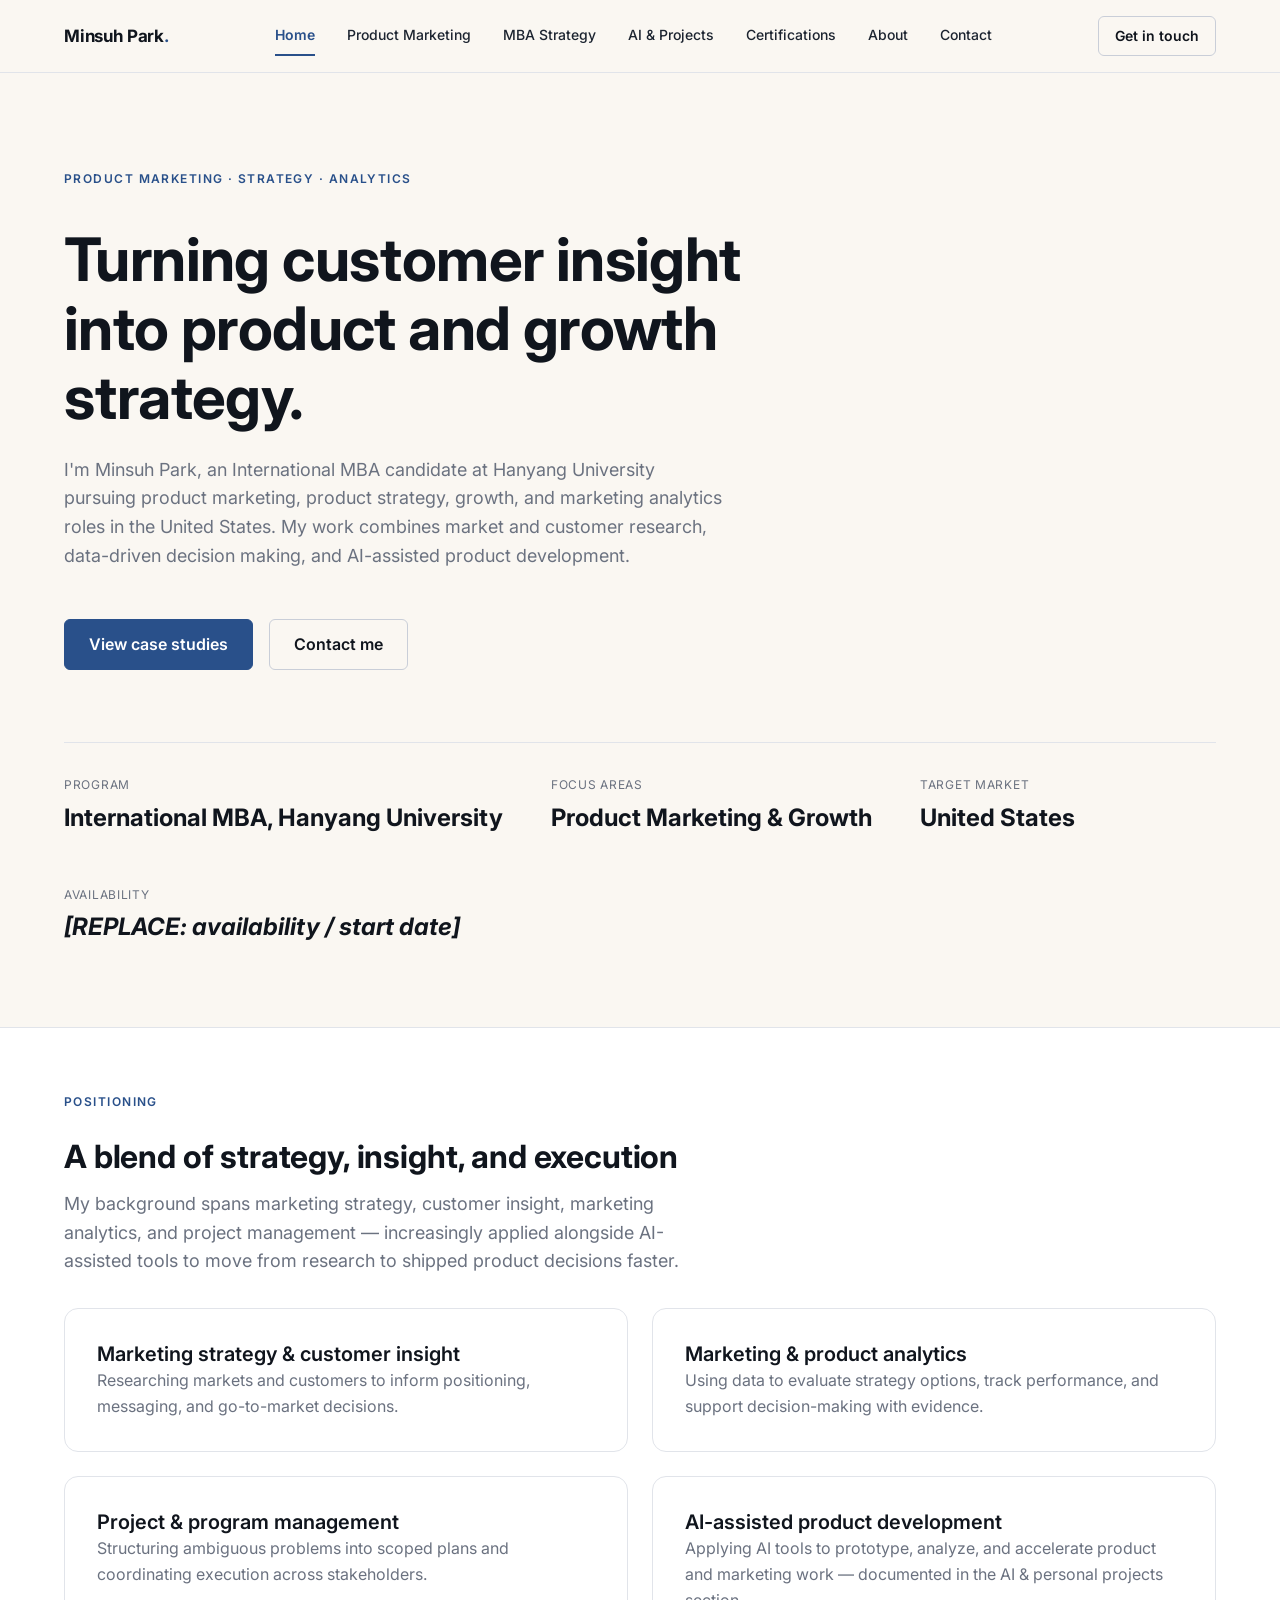
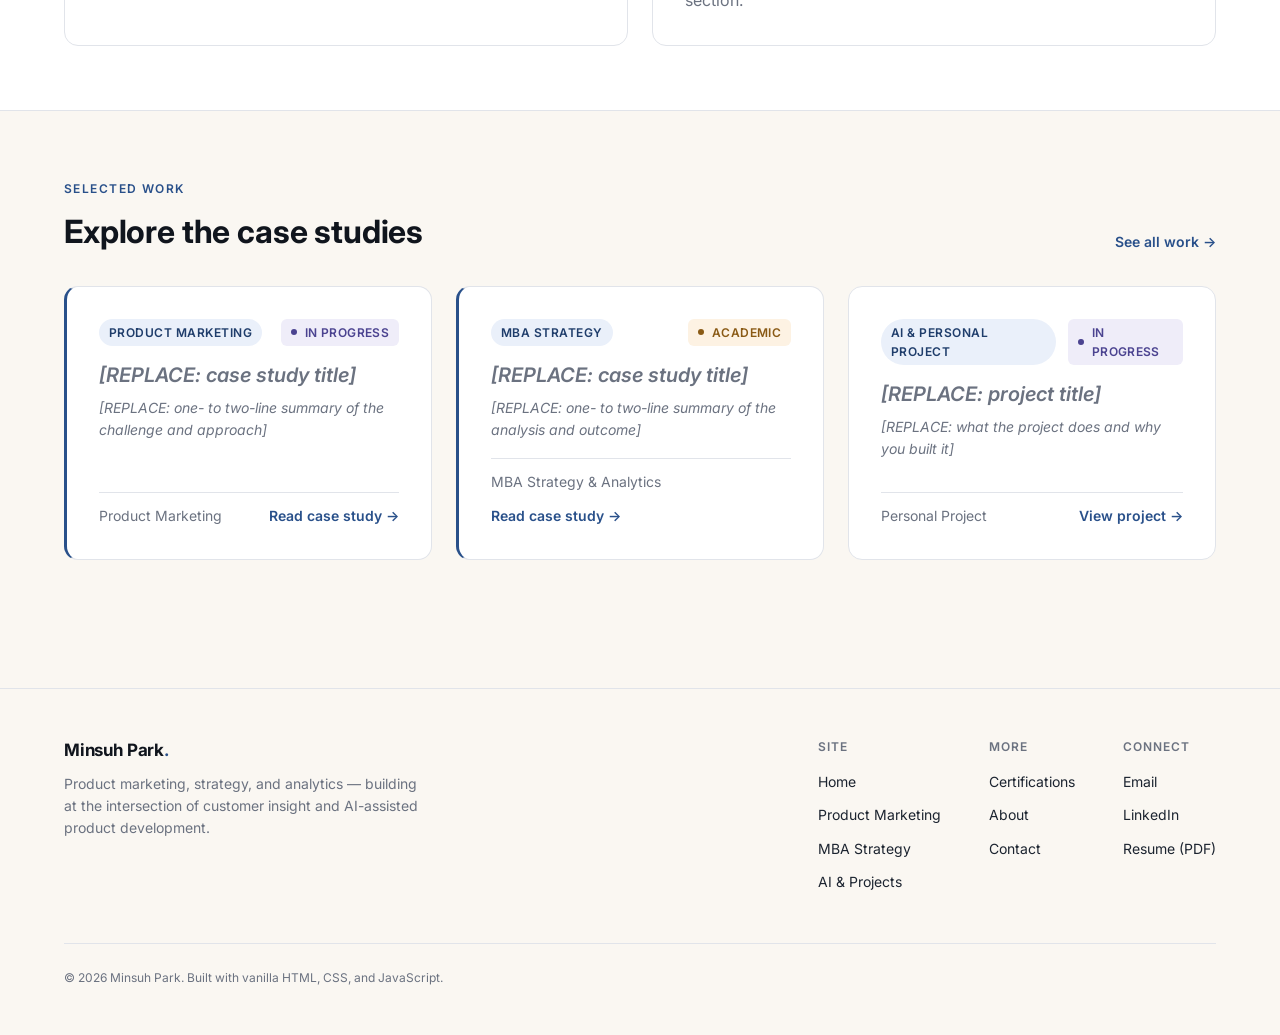
<file: index.html>
<!DOCTYPE html>
<html lang="en">
<head>
  <meta charset="UTF-8" />
  <meta name="viewport" content="width=device-width, initial-scale=1.0" />
  <title>Minsuh Park — Product Marketing &amp; Strategy</title>
  <meta name="description" content="Portfolio of Minsuh Park, International MBA candidate at Hanyang University focused on product marketing, growth, and marketing analytics." />
  <link rel="preconnect" href="https://fonts.googleapis.com" />
  <link rel="preconnect" href="https://fonts.gstatic.com" crossorigin />
  <link href="https://fonts.googleapis.com/css2?family=Inter:wght@400;500;600;700&display=swap" rel="stylesheet" />
  <link rel="stylesheet" href="css/styles.css" />
</head>
<body>
  <a class="skip-link" href="#main-content">Skip to main content</a>

  <header class="site-header">
    <div class="container nav-bar">
      <a href="index.html" class="logo">Minsuh Park<span>.</span></a>

      <nav class="nav-links" id="primary-navigation" aria-label="Primary">
        <a href="index.html" aria-current="page">Home</a>
        <a href="product-marketing.html">Product Marketing</a>
        <a href="mba-strategy.html">MBA Strategy</a>
        <a href="projects.html">AI &amp; Projects</a>
        <a href="certifications.html">Certifications</a>
        <a href="about.html">About</a>
        <a href="contact.html">Contact</a>
      </nav>

      <div class="nav-cta">
        <a href="contact.html" class="btn btn-secondary btn-sm">Get in touch</a>
        <button class="menu-toggle" type="button" aria-expanded="false" aria-controls="primary-navigation" aria-label="Toggle menu">
          <svg width="20" height="20" viewBox="0 0 20 20" fill="none" aria-hidden="true">
            <path d="M2.5 5H17.5M2.5 10H17.5M2.5 15H17.5" stroke="currentColor" stroke-width="1.6" stroke-linecap="round" />
          </svg>
        </button>
      </div>
    </div>
  </header>

  <main id="main-content">
    <!-- Hero -->
    <section class="hero">
      <div class="container hero-grid">
        <p class="eyebrow">Product Marketing &middot; Strategy &middot; Analytics</p>
        <h1 class="hero-headline">Turning customer insight into product and growth strategy.</h1>
        <p class="lede">
          I'm Minsuh Park, an International MBA candidate at Hanyang University pursuing
          product marketing, product strategy, growth, and marketing analytics roles in the
          United States. My work combines market and customer research, data-driven decision
          making, and AI-assisted product development.
        </p>
        <div class="hero-actions btn-row">
          <a href="product-marketing.html" class="btn btn-primary">View case studies</a>
          <a href="contact.html" class="btn btn-secondary">Contact me</a>
        </div>

        <dl class="stat-row">
          <div class="stat-item">
            <dt>Program</dt>
            <dd>International MBA, Hanyang University</dd>
          </div>
          <div class="stat-item">
            <dt>Focus areas</dt>
            <dd>Product Marketing &amp; Growth</dd>
          </div>
          <div class="stat-item">
            <dt>Target market</dt>
            <dd>United States</dd>
          </div>
          <div class="stat-item">
            <dt>Availability</dt>
            <dd class="placeholder">[REPLACE: availability / start date]</dd>
          </div>
        </dl>
      </div>
    </section>

    <!-- Positioning -->
    <section class="section-alt">
      <div class="container">
        <div class="section-header">
          <p class="eyebrow">Positioning</p>
          <h2>A blend of strategy, insight, and execution</h2>
          <p class="lede">
            My background spans marketing strategy, customer insight, marketing analytics, and
            project management &mdash; increasingly applied alongside AI-assisted tools to move from
            research to shipped product decisions faster.
          </p>
        </div>

        <div class="grid grid--2col">
          <div class="card">
            <h3>Marketing strategy &amp; customer insight</h3>
            <p class="body-text muted">
              Researching markets and customers to inform positioning, messaging, and
              go-to-market decisions.
            </p>
          </div>
          <div class="card">
            <h3>Marketing &amp; product analytics</h3>
            <p class="body-text muted">
              Using data to evaluate strategy options, track performance, and support
              decision-making with evidence.
            </p>
          </div>
          <div class="card">
            <h3>Project &amp; program management</h3>
            <p class="body-text muted">
              Structuring ambiguous problems into scoped plans and coordinating execution
              across stakeholders.
            </p>
          </div>
          <div class="card">
            <h3>AI-assisted product development</h3>
            <p class="body-text muted">
              Applying AI tools to prototype, analyze, and accelerate product and marketing
              work &mdash; documented in the AI &amp; personal projects section.
            </p>
          </div>
        </div>
      </div>
    </section>

    <!-- Section previews -->
    <section>
      <div class="container">
        <div class="section-header section-header--row">
          <div>
            <p class="eyebrow">Selected Work</p>
            <h2>Explore the case studies</h2>
          </div>
          <a href="product-marketing.html" class="pill-link">See all work &rarr;</a>
        </div>

        <div class="grid">
          <article class="card case-study-card">
            <div class="card-top">
              <span class="tag">Product Marketing</span>
              <span class="status status-progress">In Progress</span>
            </div>
            <div class="card-body">
              <h3><span class="placeholder">[REPLACE: case study title]</span></h3>
              <p><span class="placeholder">[REPLACE: one- to two-line summary of the challenge and approach]</span></p>
            </div>
            <div class="card-meta">
              <span class="muted" style="font-size: var(--fs-small);">Product Marketing</span>
              <a href="product-marketing.html" class="card-link">Read case study &rarr;</a>
            </div>
          </article>

          <article class="card case-study-card">
            <div class="card-top">
              <span class="tag">MBA Strategy</span>
              <span class="status status-academic">Academic</span>
            </div>
            <div class="card-body">
              <h3><span class="placeholder">[REPLACE: case study title]</span></h3>
              <p><span class="placeholder">[REPLACE: one- to two-line summary of the analysis and outcome]</span></p>
            </div>
            <div class="card-meta">
              <span class="muted" style="font-size: var(--fs-small);">MBA Strategy &amp; Analytics</span>
              <a href="mba-strategy.html" class="card-link">Read case study &rarr;</a>
            </div>
          </article>

          <article class="card project-card">
            <div class="card-top">
              <span class="tag">AI &amp; Personal Project</span>
              <span class="status status-progress">In Progress</span>
            </div>
            <div class="card-body">
              <h3><span class="placeholder">[REPLACE: project title]</span></h3>
              <p><span class="placeholder">[REPLACE: what the project does and why you built it]</span></p>
            </div>
            <div class="card-meta">
              <span class="muted" style="font-size: var(--fs-small);">Personal Project</span>
              <a href="projects.html" class="card-link">View project &rarr;</a>
            </div>
          </article>
        </div>
      </div>
    </section>
  </main>

  <footer class="site-footer">
    <div class="container">
      <div class="footer-grid">
        <div class="footer-brand">
          <div class="logo">Minsuh Park<span>.</span></div>
          <p>Product marketing, strategy, and analytics &mdash; building at the intersection of customer insight and AI-assisted product development.</p>
        </div>
        <div class="footer-links">
          <div class="footer-col">
            <h4>Site</h4>
            <ul>
              <li><a href="index.html">Home</a></li>
              <li><a href="product-marketing.html">Product Marketing</a></li>
              <li><a href="mba-strategy.html">MBA Strategy</a></li>
              <li><a href="projects.html">AI &amp; Projects</a></li>
            </ul>
          </div>
          <div class="footer-col">
            <h4>More</h4>
            <ul>
              <li><a href="certifications.html">Certifications</a></li>
              <li><a href="about.html">About</a></li>
              <li><a href="contact.html">Contact</a></li>
            </ul>
          </div>
          <div class="footer-col">
            <h4>Connect</h4>
            <ul>
              <li><a href="mailto:[REPLACE: email address]">Email</a></li>
              <li><a href="[REPLACE: LinkedIn URL]">LinkedIn</a></li>
              <li><a href="[REPLACE: resume file link]">Resume (PDF)</a></li>
            </ul>
          </div>
        </div>
      </div>
      <div class="footer-bottom">
        <p>&copy; 2026 Minsuh Park. Built with vanilla HTML, CSS, and JavaScript.</p>
      </div>
    </div>
  </footer>

  <script src="js/main.js"></script>
</body>
</html>
</file>
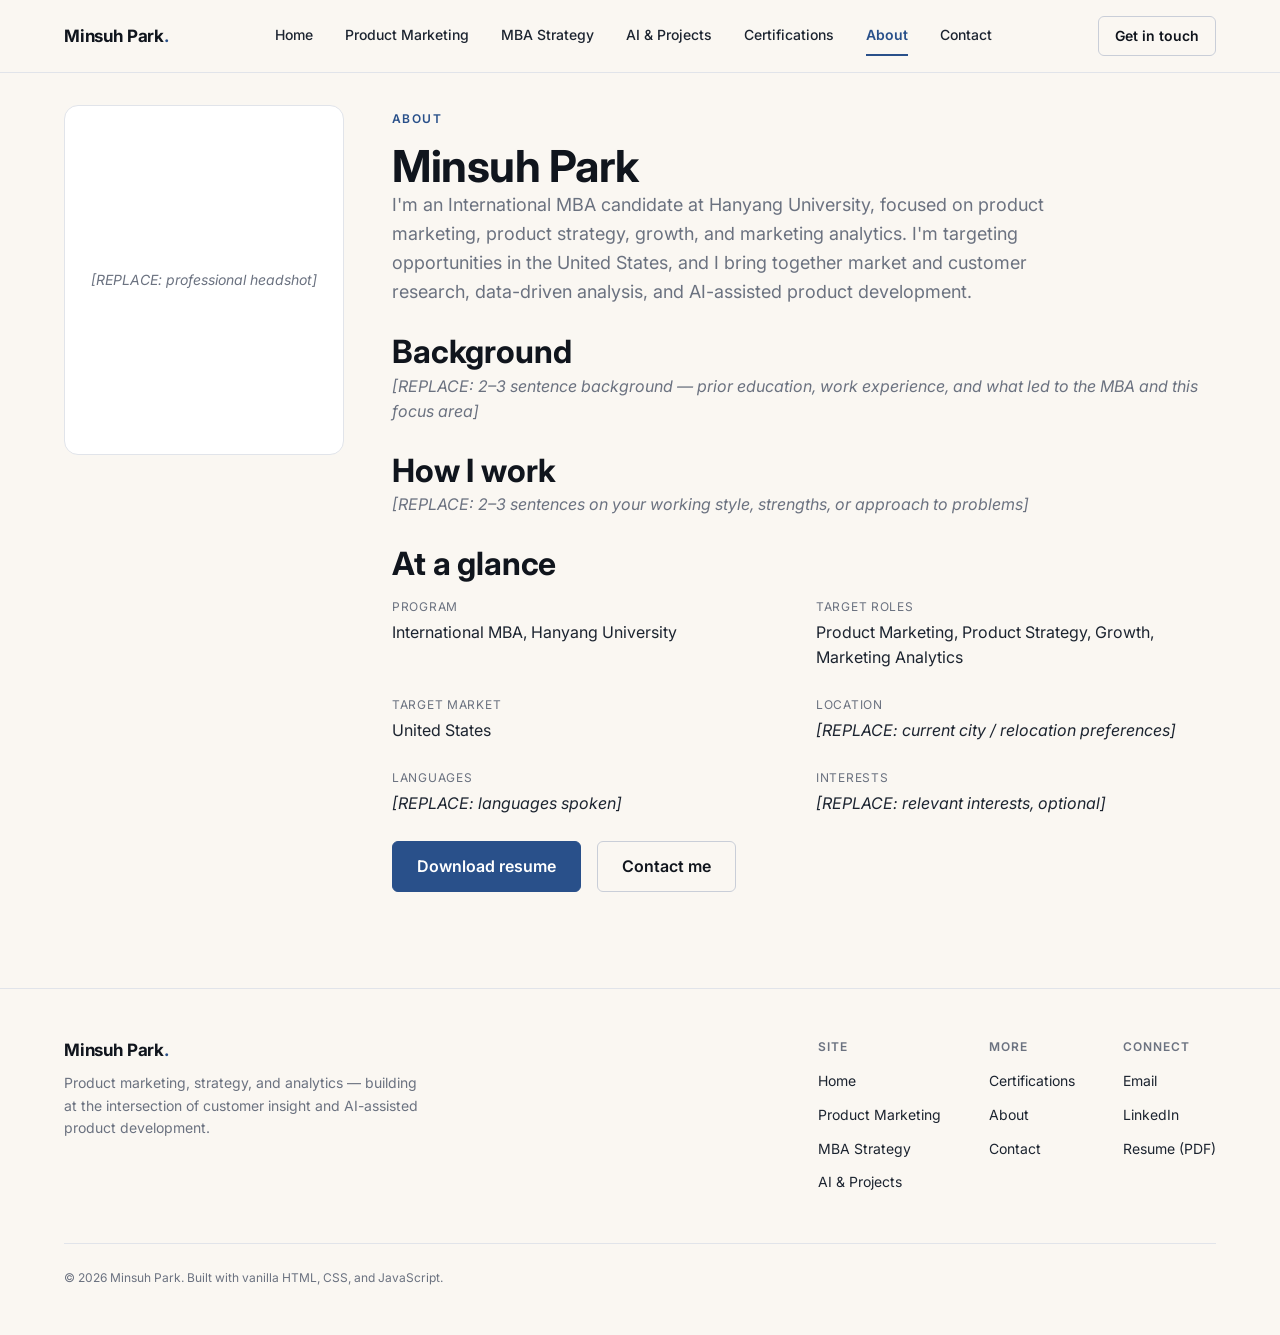
<file: about.html>
<!DOCTYPE html>
<html lang="en">
<head>
  <meta charset="UTF-8" />
  <meta name="viewport" content="width=device-width, initial-scale=1.0" />
  <title>About — Minsuh Park</title>
  <meta name="description" content="About Minsuh Park, International MBA candidate at Hanyang University." />
  <link rel="preconnect" href="https://fonts.googleapis.com" />
  <link rel="preconnect" href="https://fonts.gstatic.com" crossorigin />
  <link href="https://fonts.googleapis.com/css2?family=Inter:wght@400;500;600;700&display=swap" rel="stylesheet" />
  <link rel="stylesheet" href="css/styles.css" />
</head>
<body>
  <a class="skip-link" href="#main-content">Skip to main content</a>

  <header class="site-header">
    <div class="container nav-bar">
      <a href="index.html" class="logo">Minsuh Park<span>.</span></a>

      <nav class="nav-links" id="primary-navigation" aria-label="Primary">
        <a href="index.html">Home</a>
        <a href="product-marketing.html">Product Marketing</a>
        <a href="mba-strategy.html">MBA Strategy</a>
        <a href="projects.html">AI &amp; Projects</a>
        <a href="certifications.html">Certifications</a>
        <a href="about.html" aria-current="page">About</a>
        <a href="contact.html">Contact</a>
      </nav>

      <div class="nav-cta">
        <a href="contact.html" class="btn btn-secondary btn-sm">Get in touch</a>
        <button class="menu-toggle" type="button" aria-expanded="false" aria-controls="primary-navigation" aria-label="Toggle menu">
          <svg width="20" height="20" viewBox="0 0 20 20" fill="none" aria-hidden="true">
            <path d="M2.5 5H17.5M2.5 10H17.5M2.5 15H17.5" stroke="currentColor" stroke-width="1.6" stroke-linecap="round" />
          </svg>
        </button>
      </div>
    </div>
  </header>

  <main id="main-content">
    <section class="section-tight">
      <div class="container about-grid">
        <div class="portrait-frame" role="img" aria-label="Placeholder for a professional headshot of Minsuh Park">
          <span class="placeholder">[REPLACE: professional headshot]</span>
        </div>

        <div class="about-body">
          <div>
            <p class="eyebrow">About</p>
            <h1>Minsuh Park</h1>
            <p class="lede">
              I'm an International MBA candidate at Hanyang University, focused on product
              marketing, product strategy, growth, and marketing analytics. I'm targeting
              opportunities in the United States, and I bring together market and customer
              research, data-driven analysis, and AI-assisted product development.
            </p>
          </div>

          <div>
            <h2>Background</h2>
            <p class="body-text"><span class="placeholder">[REPLACE: 2&ndash;3 sentence background &mdash; prior education, work experience, and what led to the MBA and this focus area]</span></p>
          </div>

          <div>
            <h2>How I work</h2>
            <p class="body-text"><span class="placeholder">[REPLACE: 2&ndash;3 sentences on your working style, strengths, or approach to problems]</span></p>
          </div>

          <div>
            <h2>At a glance</h2>
            <dl class="definition-list">
              <div>
                <dt>Program</dt>
                <dd>International MBA, Hanyang University</dd>
              </div>
              <div>
                <dt>Target roles</dt>
                <dd>Product Marketing, Product Strategy, Growth, Marketing Analytics</dd>
              </div>
              <div>
                <dt>Target market</dt>
                <dd>United States</dd>
              </div>
              <div>
                <dt>Location</dt>
                <dd class="placeholder">[REPLACE: current city / relocation preferences]</dd>
              </div>
              <div>
                <dt>Languages</dt>
                <dd class="placeholder">[REPLACE: languages spoken]</dd>
              </div>
              <div>
                <dt>Interests</dt>
                <dd class="placeholder">[REPLACE: relevant interests, optional]</dd>
              </div>
            </dl>
          </div>

          <div class="btn-row">
            <a href="[REPLACE: resume file link]" class="btn btn-primary">Download resume</a>
            <a href="contact.html" class="btn btn-secondary">Contact me</a>
          </div>
        </div>
      </div>
    </section>
  </main>

  <footer class="site-footer">
    <div class="container">
      <div class="footer-grid">
        <div class="footer-brand">
          <div class="logo">Minsuh Park<span>.</span></div>
          <p>Product marketing, strategy, and analytics &mdash; building at the intersection of customer insight and AI-assisted product development.</p>
        </div>
        <div class="footer-links">
          <div class="footer-col">
            <h4>Site</h4>
            <ul>
              <li><a href="index.html">Home</a></li>
              <li><a href="product-marketing.html">Product Marketing</a></li>
              <li><a href="mba-strategy.html">MBA Strategy</a></li>
              <li><a href="projects.html">AI &amp; Projects</a></li>
            </ul>
          </div>
          <div class="footer-col">
            <h4>More</h4>
            <ul>
              <li><a href="certifications.html">Certifications</a></li>
              <li><a href="about.html">About</a></li>
              <li><a href="contact.html">Contact</a></li>
            </ul>
          </div>
          <div class="footer-col">
            <h4>Connect</h4>
            <ul>
              <li><a href="mailto:[REPLACE: email address]">Email</a></li>
              <li><a href="[REPLACE: LinkedIn URL]">LinkedIn</a></li>
              <li><a href="[REPLACE: resume file link]">Resume (PDF)</a></li>
            </ul>
          </div>
        </div>
      </div>
      <div class="footer-bottom">
        <p>&copy; 2026 Minsuh Park. Built with vanilla HTML, CSS, and JavaScript.</p>
      </div>
    </div>
  </footer>

  <script src="js/main.js"></script>
</body>
</html>
</file>
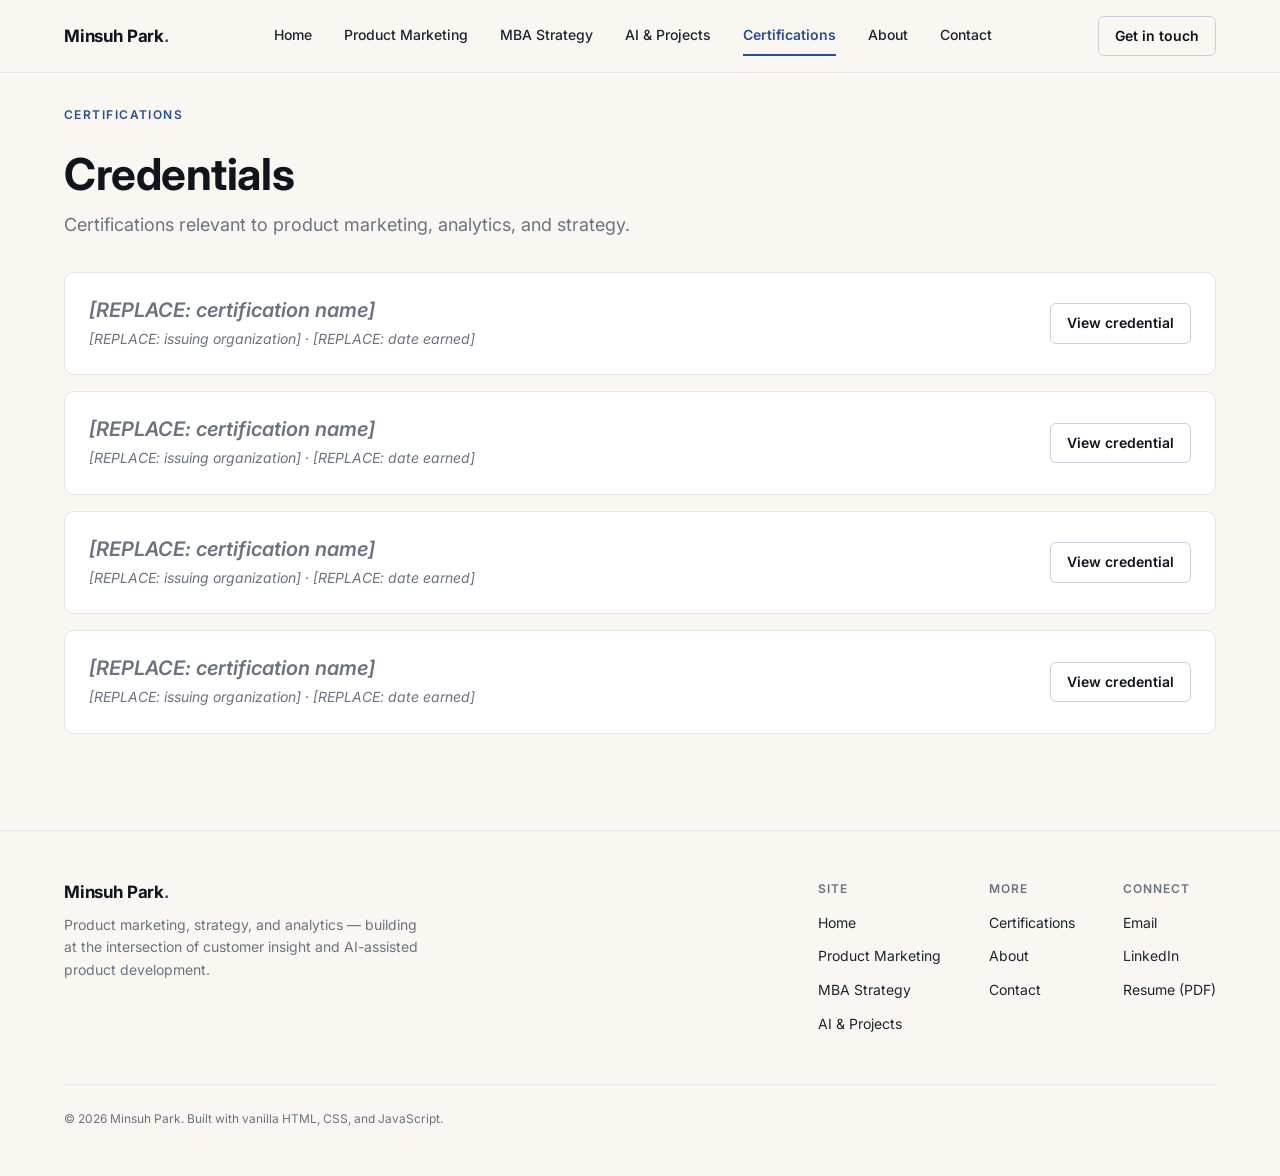
<file: certifications.html>
<!DOCTYPE html>
<html lang="en">
<head>
  <meta charset="UTF-8" />
  <meta name="viewport" content="width=device-width, initial-scale=1.0" />
  <title>Certifications — Minsuh Park</title>
  <meta name="description" content="Certifications held by Minsuh Park." />
  <link rel="preconnect" href="https://fonts.googleapis.com" />
  <link rel="preconnect" href="https://fonts.gstatic.com" crossorigin />
  <link href="https://fonts.googleapis.com/css2?family=Inter:wght@400;500;600;700&display=swap" rel="stylesheet" />
  <link rel="stylesheet" href="css/styles.css" />
</head>
<body>
  <a class="skip-link" href="#main-content">Skip to main content</a>

  <header class="site-header">
    <div class="container nav-bar">
      <a href="index.html" class="logo">Minsuh Park<span>.</span></a>

      <nav class="nav-links" id="primary-navigation" aria-label="Primary">
        <a href="index.html">Home</a>
        <a href="product-marketing.html">Product Marketing</a>
        <a href="mba-strategy.html">MBA Strategy</a>
        <a href="projects.html">AI &amp; Projects</a>
        <a href="certifications.html" aria-current="page">Certifications</a>
        <a href="about.html">About</a>
        <a href="contact.html">Contact</a>
      </nav>

      <div class="nav-cta">
        <a href="contact.html" class="btn btn-secondary btn-sm">Get in touch</a>
        <button class="menu-toggle" type="button" aria-expanded="false" aria-controls="primary-navigation" aria-label="Toggle menu">
          <svg width="20" height="20" viewBox="0 0 20 20" fill="none" aria-hidden="true">
            <path d="M2.5 5H17.5M2.5 10H17.5M2.5 15H17.5" stroke="currentColor" stroke-width="1.6" stroke-linecap="round" />
          </svg>
        </button>
      </div>
    </div>
  </header>

  <main id="main-content">
    <section class="section-tight">
      <div class="container">
        <div class="section-header">
          <p class="eyebrow">Certifications</p>
          <h1>Credentials</h1>
          <p class="lede">
            Certifications relevant to product marketing, analytics, and strategy.
          </p>
        </div>

        <div class="cert-list">
          <div class="cert-row">
            <div class="cert-info">
              <h3><span class="placeholder">[REPLACE: certification name]</span></h3>
              <p><span class="placeholder">[REPLACE: issuing organization]</span> &middot; <span class="placeholder">[REPLACE: date earned]</span></p>
            </div>
            <a href="[REPLACE: credential URL]" class="btn btn-secondary btn-sm">View credential</a>
          </div>

          <div class="cert-row">
            <div class="cert-info">
              <h3><span class="placeholder">[REPLACE: certification name]</span></h3>
              <p><span class="placeholder">[REPLACE: issuing organization]</span> &middot; <span class="placeholder">[REPLACE: date earned]</span></p>
            </div>
            <a href="[REPLACE: credential URL]" class="btn btn-secondary btn-sm">View credential</a>
          </div>

          <div class="cert-row">
            <div class="cert-info">
              <h3><span class="placeholder">[REPLACE: certification name]</span></h3>
              <p><span class="placeholder">[REPLACE: issuing organization]</span> &middot; <span class="placeholder">[REPLACE: date earned]</span></p>
            </div>
            <a href="[REPLACE: credential URL]" class="btn btn-secondary btn-sm">View credential</a>
          </div>

          <div class="cert-row">
            <div class="cert-info">
              <h3><span class="placeholder">[REPLACE: certification name]</span></h3>
              <p><span class="placeholder">[REPLACE: issuing organization]</span> &middot; <span class="placeholder">[REPLACE: date earned]</span></p>
            </div>
            <a href="[REPLACE: credential URL]" class="btn btn-secondary btn-sm">View credential</a>
          </div>
        </div>
      </div>
    </section>
  </main>

  <footer class="site-footer">
    <div class="container">
      <div class="footer-grid">
        <div class="footer-brand">
          <div class="logo">Minsuh Park<span>.</span></div>
          <p>Product marketing, strategy, and analytics &mdash; building at the intersection of customer insight and AI-assisted product development.</p>
        </div>
        <div class="footer-links">
          <div class="footer-col">
            <h4>Site</h4>
            <ul>
              <li><a href="index.html">Home</a></li>
              <li><a href="product-marketing.html">Product Marketing</a></li>
              <li><a href="mba-strategy.html">MBA Strategy</a></li>
              <li><a href="projects.html">AI &amp; Projects</a></li>
            </ul>
          </div>
          <div class="footer-col">
            <h4>More</h4>
            <ul>
              <li><a href="certifications.html">Certifications</a></li>
              <li><a href="about.html">About</a></li>
              <li><a href="contact.html">Contact</a></li>
            </ul>
          </div>
          <div class="footer-col">
            <h4>Connect</h4>
            <ul>
              <li><a href="mailto:[REPLACE: email address]">Email</a></li>
              <li><a href="[REPLACE: LinkedIn URL]">LinkedIn</a></li>
              <li><a href="[REPLACE: resume file link]">Resume (PDF)</a></li>
            </ul>
          </div>
        </div>
      </div>
      <div class="footer-bottom">
        <p>&copy; 2026 Minsuh Park. Built with vanilla HTML, CSS, and JavaScript.</p>
      </div>
    </div>
  </footer>

  <script src="js/main.js"></script>
</body>
</html>
</file>
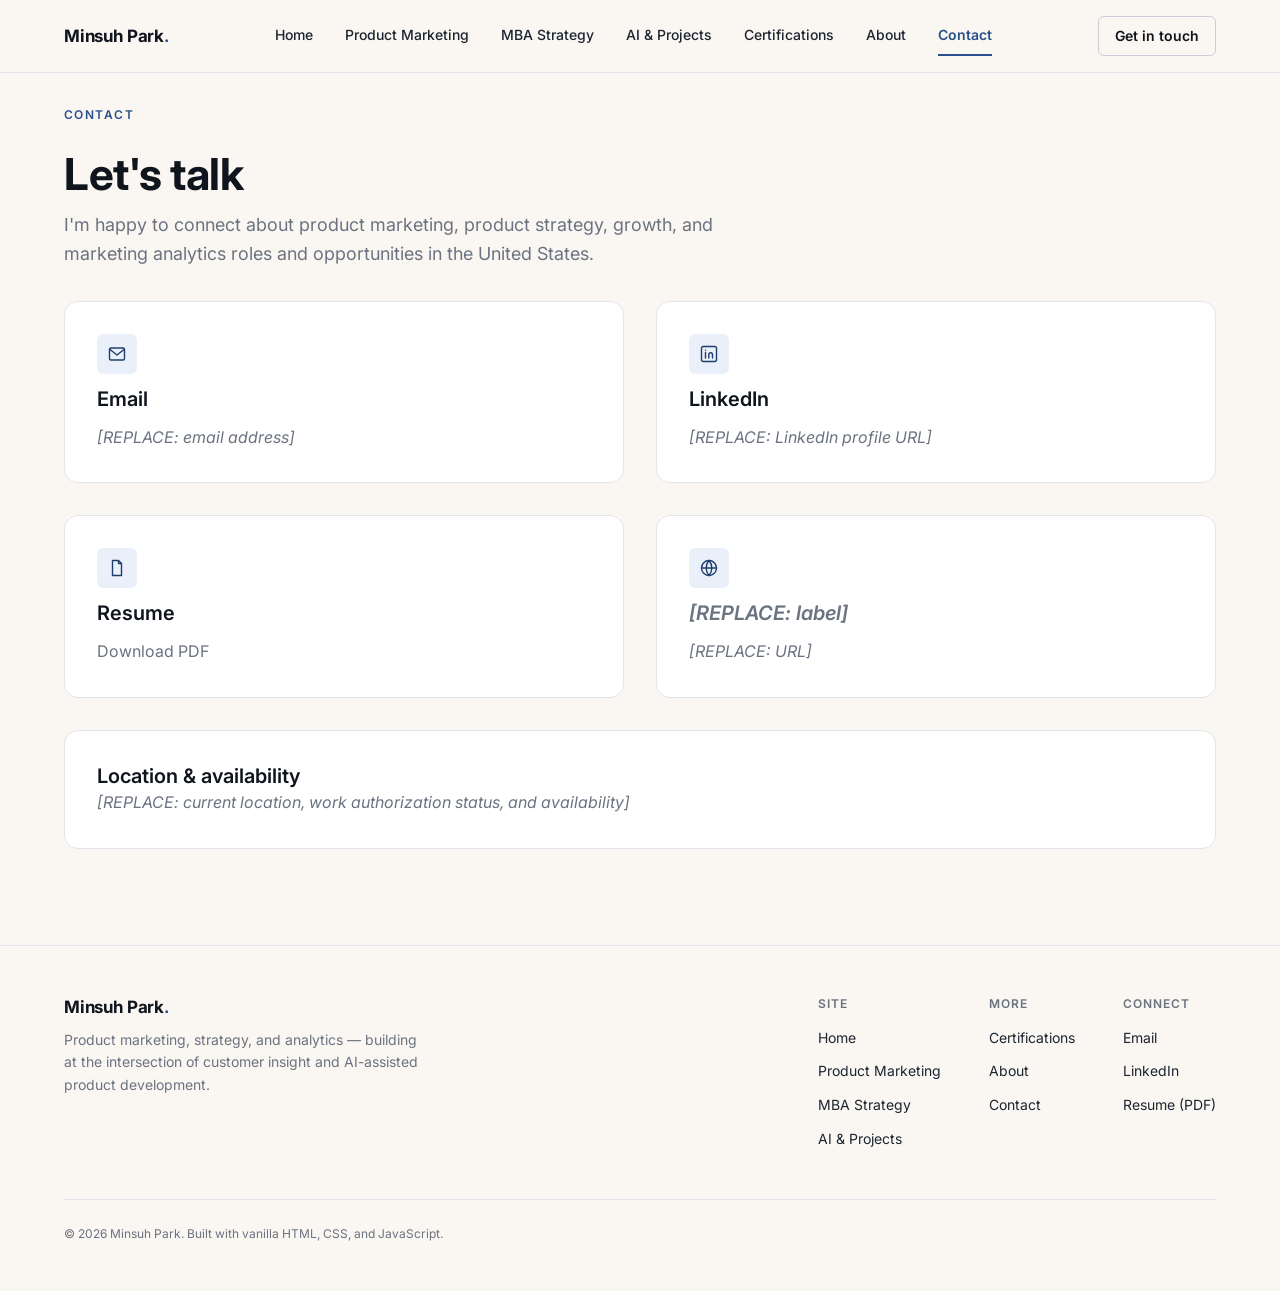
<file: contact.html>
<!DOCTYPE html>
<html lang="en">
<head>
  <meta charset="UTF-8" />
  <meta name="viewport" content="width=device-width, initial-scale=1.0" />
  <title>Contact — Minsuh Park</title>
  <meta name="description" content="Contact Minsuh Park." />
  <link rel="preconnect" href="https://fonts.googleapis.com" />
  <link rel="preconnect" href="https://fonts.gstatic.com" crossorigin />
  <link href="https://fonts.googleapis.com/css2?family=Inter:wght@400;500;600;700&display=swap" rel="stylesheet" />
  <link rel="stylesheet" href="css/styles.css" />
</head>
<body>
  <a class="skip-link" href="#main-content">Skip to main content</a>

  <header class="site-header">
    <div class="container nav-bar">
      <a href="index.html" class="logo">Minsuh Park<span>.</span></a>

      <nav class="nav-links" id="primary-navigation" aria-label="Primary">
        <a href="index.html">Home</a>
        <a href="product-marketing.html">Product Marketing</a>
        <a href="mba-strategy.html">MBA Strategy</a>
        <a href="projects.html">AI &amp; Projects</a>
        <a href="certifications.html">Certifications</a>
        <a href="about.html">About</a>
        <a href="contact.html" aria-current="page">Contact</a>
      </nav>

      <div class="nav-cta">
        <a href="contact.html" class="btn btn-secondary btn-sm">Get in touch</a>
        <button class="menu-toggle" type="button" aria-expanded="false" aria-controls="primary-navigation" aria-label="Toggle menu">
          <svg width="20" height="20" viewBox="0 0 20 20" fill="none" aria-hidden="true">
            <path d="M2.5 5H17.5M2.5 10H17.5M2.5 15H17.5" stroke="currentColor" stroke-width="1.6" stroke-linecap="round" />
          </svg>
        </button>
      </div>
    </div>
  </header>

  <main id="main-content">
    <section class="section-tight">
      <div class="container">
        <div class="section-header">
          <p class="eyebrow">Contact</p>
          <h1>Let's talk</h1>
          <p class="lede">
            I'm happy to connect about product marketing, product strategy, growth, and
            marketing analytics roles and opportunities in the United States.
          </p>
        </div>

        <div class="contact-grid">
          <a class="card contact-card" href="mailto:[REPLACE: email address]">
            <span class="icon-wrap" aria-hidden="true">
              <svg width="20" height="20" viewBox="0 0 20 20" fill="none">
                <path d="M2.5 5.5C2.5 4.67 3.17 4 4 4h12c.83 0 1.5.67 1.5 1.5v9c0 .83-.67 1.5-1.5 1.5H4c-.83 0-1.5-.67-1.5-1.5v-9Z" stroke="currentColor" stroke-width="1.4"/>
                <path d="M3 5.5 10 11l7-5.5" stroke="currentColor" stroke-width="1.4" stroke-linecap="round" stroke-linejoin="round"/>
              </svg>
            </span>
            <h3>Email</h3>
            <p class="body-text muted placeholder">[REPLACE: email address]</p>
          </a>

          <a class="card contact-card" href="[REPLACE: LinkedIn URL]">
            <span class="icon-wrap" aria-hidden="true">
              <svg width="20" height="20" viewBox="0 0 20 20" fill="none">
                <rect x="2.5" y="2.5" width="15" height="15" rx="2" stroke="currentColor" stroke-width="1.4"/>
                <path d="M6.5 8.5V14M6.5 6.2V6.22M9.8 14V10.8c0-1.1.7-2 1.9-2 1.1 0 1.8.8 1.8 2V14" stroke="currentColor" stroke-width="1.4" stroke-linecap="round" stroke-linejoin="round"/>
              </svg>
            </span>
            <h3>LinkedIn</h3>
            <p class="body-text muted placeholder">[REPLACE: LinkedIn profile URL]</p>
          </a>

          <a class="card contact-card" href="[REPLACE: resume file link]">
            <span class="icon-wrap" aria-hidden="true">
              <svg width="20" height="20" viewBox="0 0 20 20" fill="none">
                <path d="M5.5 2.5h6l3 3v12h-9v-15Z" stroke="currentColor" stroke-width="1.4" stroke-linejoin="round"/>
                <path d="M11.5 2.5v3h3" stroke="currentColor" stroke-width="1.4" stroke-linejoin="round"/>
              </svg>
            </span>
            <h3>Resume</h3>
            <p class="body-text muted">Download PDF</p>
          </a>

          <a class="card contact-card" href="[REPLACE: additional profile URL, e.g. GitHub or portfolio host]">
            <span class="icon-wrap" aria-hidden="true">
              <svg width="20" height="20" viewBox="0 0 20 20" fill="none">
                <circle cx="10" cy="10" r="7.5" stroke="currentColor" stroke-width="1.4"/>
                <path d="M2.5 10h15M10 2.5c1.8 2 2.8 4.8 2.8 7.5s-1 5.5-2.8 7.5c-1.8-2-2.8-4.8-2.8-7.5s1-5.5 2.8-7.5Z" stroke="currentColor" stroke-width="1.4"/>
              </svg>
            </span>
            <h3><span class="placeholder">[REPLACE: label]</span></h3>
            <p class="body-text muted placeholder">[REPLACE: URL]</p>
          </a>
        </div>

        <div class="card" style="margin-top: var(--space-6);">
          <h3>Location &amp; availability</h3>
          <p class="body-text muted"><span class="placeholder">[REPLACE: current location, work authorization status, and availability]</span></p>
        </div>
      </div>
    </section>
  </main>

  <footer class="site-footer">
    <div class="container">
      <div class="footer-grid">
        <div class="footer-brand">
          <div class="logo">Minsuh Park<span>.</span></div>
          <p>Product marketing, strategy, and analytics &mdash; building at the intersection of customer insight and AI-assisted product development.</p>
        </div>
        <div class="footer-links">
          <div class="footer-col">
            <h4>Site</h4>
            <ul>
              <li><a href="index.html">Home</a></li>
              <li><a href="product-marketing.html">Product Marketing</a></li>
              <li><a href="mba-strategy.html">MBA Strategy</a></li>
              <li><a href="projects.html">AI &amp; Projects</a></li>
            </ul>
          </div>
          <div class="footer-col">
            <h4>More</h4>
            <ul>
              <li><a href="certifications.html">Certifications</a></li>
              <li><a href="about.html">About</a></li>
              <li><a href="contact.html">Contact</a></li>
            </ul>
          </div>
          <div class="footer-col">
            <h4>Connect</h4>
            <ul>
              <li><a href="mailto:[REPLACE: email address]">Email</a></li>
              <li><a href="[REPLACE: LinkedIn URL]">LinkedIn</a></li>
              <li><a href="[REPLACE: resume file link]">Resume (PDF)</a></li>
            </ul>
          </div>
        </div>
      </div>
      <div class="footer-bottom">
        <p>&copy; 2026 Minsuh Park. Built with vanilla HTML, CSS, and JavaScript.</p>
      </div>
    </div>
  </footer>

  <script src="js/main.js"></script>
</body>
</html>
</file>
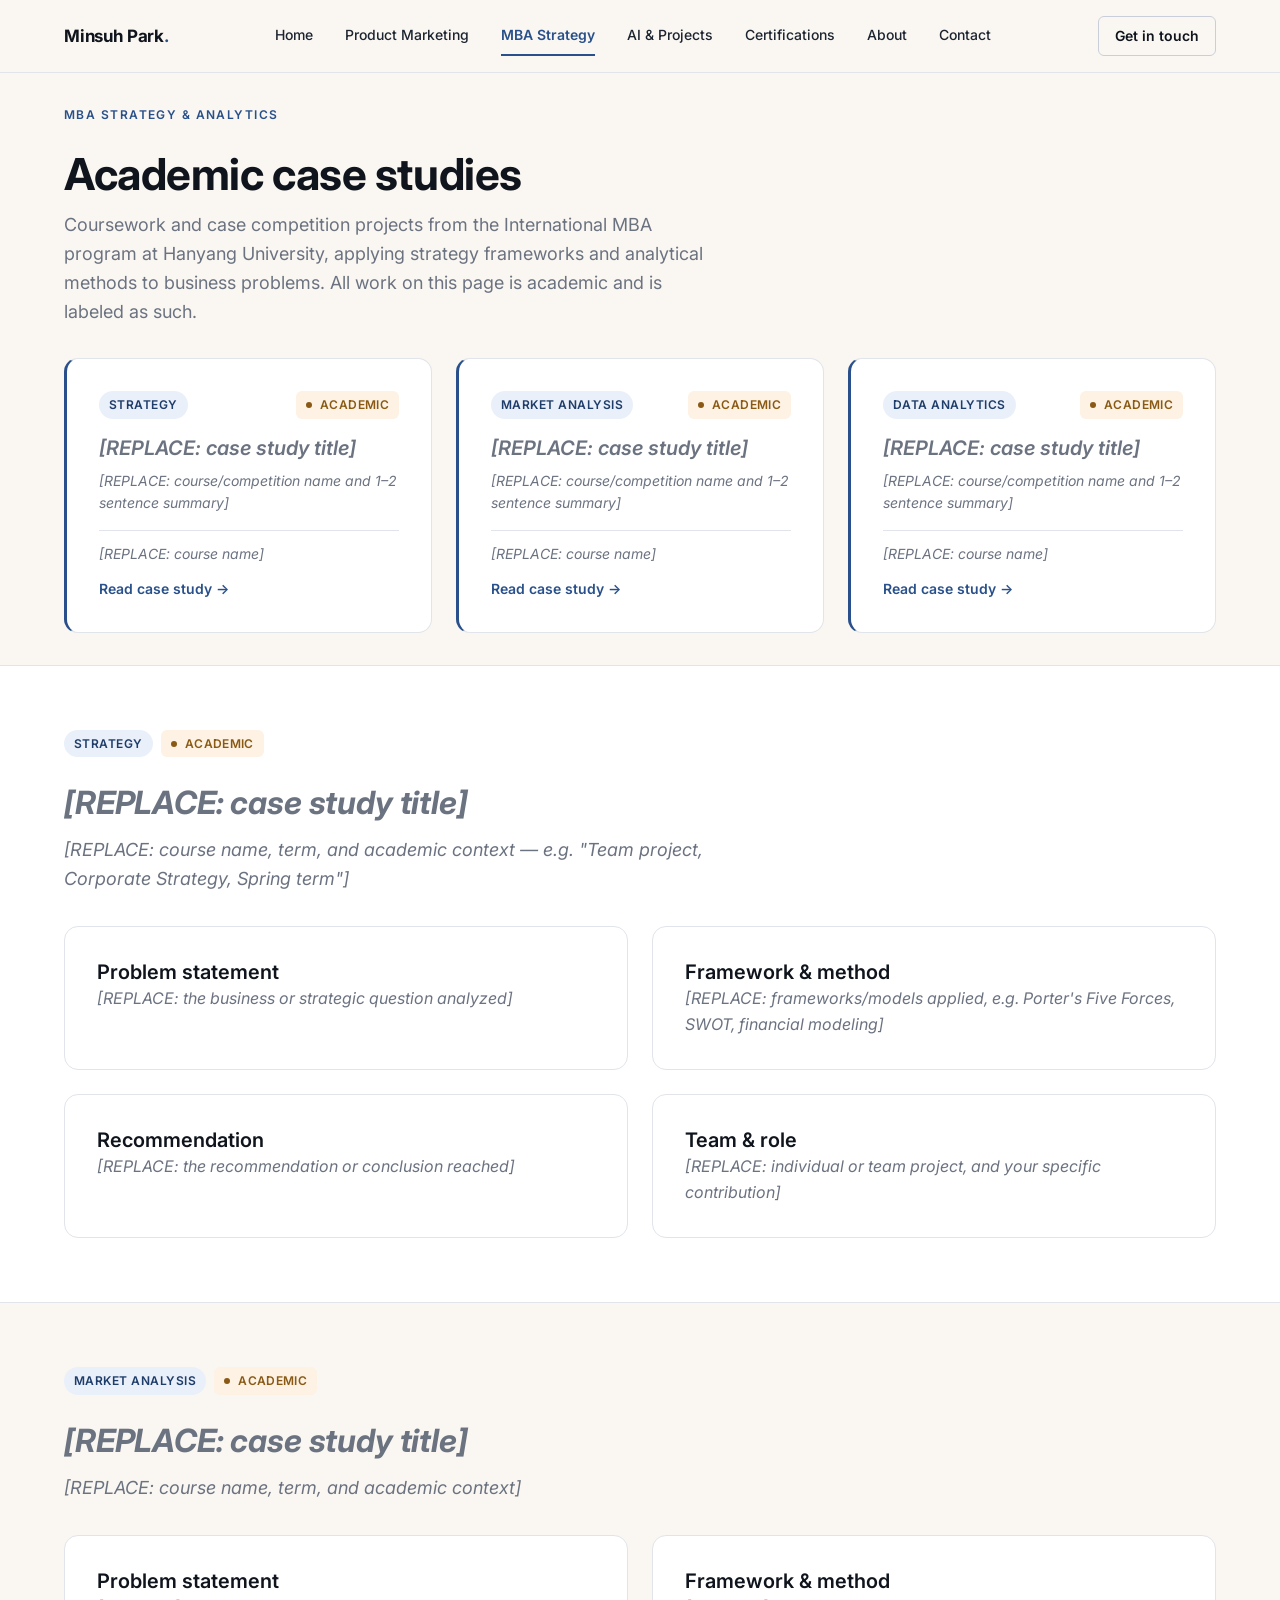
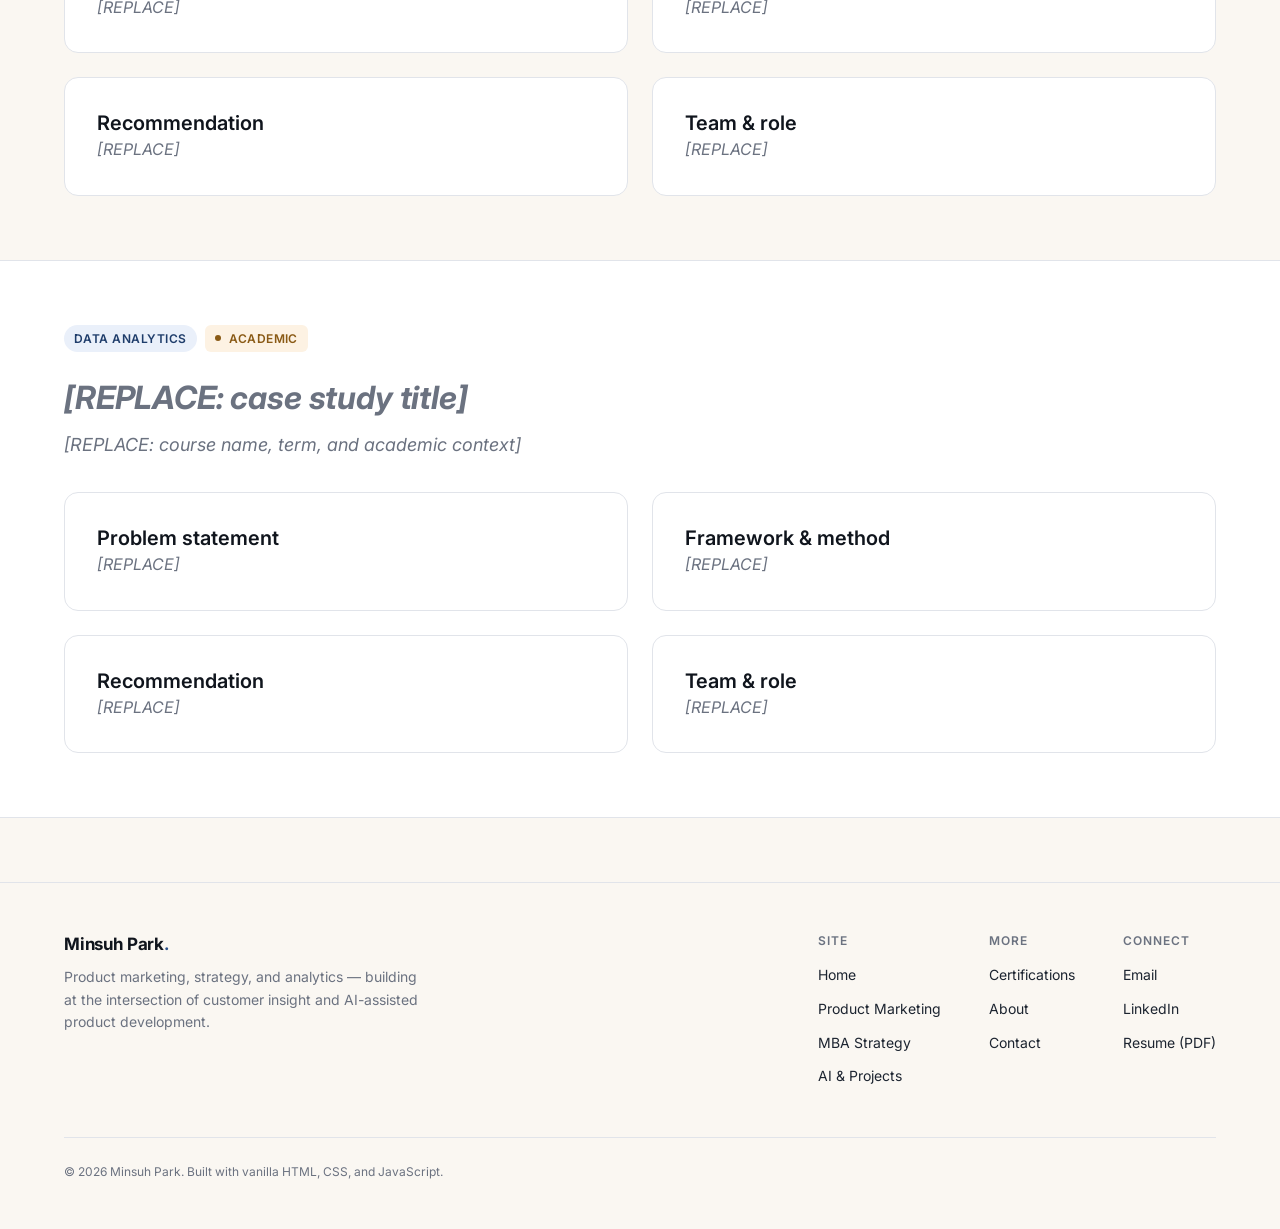
<file: mba-strategy.html>
<!DOCTYPE html>
<html lang="en">
<head>
  <meta charset="UTF-8" />
  <meta name="viewport" content="width=device-width, initial-scale=1.0" />
  <title>MBA Strategy &amp; Analytics Case Studies — Minsuh Park</title>
  <meta name="description" content="MBA strategy and analytics case studies by Minsuh Park." />
  <link rel="preconnect" href="https://fonts.googleapis.com" />
  <link rel="preconnect" href="https://fonts.gstatic.com" crossorigin />
  <link href="https://fonts.googleapis.com/css2?family=Inter:wght@400;500;600;700&display=swap" rel="stylesheet" />
  <link rel="stylesheet" href="css/styles.css" />
</head>
<body>
  <a class="skip-link" href="#main-content">Skip to main content</a>

  <header class="site-header">
    <div class="container nav-bar">
      <a href="index.html" class="logo">Minsuh Park<span>.</span></a>

      <nav class="nav-links" id="primary-navigation" aria-label="Primary">
        <a href="index.html">Home</a>
        <a href="product-marketing.html">Product Marketing</a>
        <a href="mba-strategy.html" aria-current="page">MBA Strategy</a>
        <a href="projects.html">AI &amp; Projects</a>
        <a href="certifications.html">Certifications</a>
        <a href="about.html">About</a>
        <a href="contact.html">Contact</a>
      </nav>

      <div class="nav-cta">
        <a href="contact.html" class="btn btn-secondary btn-sm">Get in touch</a>
        <button class="menu-toggle" type="button" aria-expanded="false" aria-controls="primary-navigation" aria-label="Toggle menu">
          <svg width="20" height="20" viewBox="0 0 20 20" fill="none" aria-hidden="true">
            <path d="M2.5 5H17.5M2.5 10H17.5M2.5 15H17.5" stroke="currentColor" stroke-width="1.6" stroke-linecap="round" />
          </svg>
        </button>
      </div>
    </div>
  </header>

  <main id="main-content">
    <section class="section-tight">
      <div class="container">
        <div class="section-header">
          <p class="eyebrow">MBA Strategy &amp; Analytics</p>
          <h1>Academic case studies</h1>
          <p class="lede">
            Coursework and case competition projects from the International MBA program at
            Hanyang University, applying strategy frameworks and analytical methods to
            business problems. All work on this page is academic and is labeled as such.
          </p>
        </div>

        <div class="grid">
          <article class="card case-study-card">
            <div class="card-top">
              <span class="tag">Strategy</span>
              <span class="status status-academic">Academic</span>
            </div>
            <div class="card-body">
              <h3><span class="placeholder">[REPLACE: case study title]</span></h3>
              <p><span class="placeholder">[REPLACE: course/competition name and 1&ndash;2 sentence summary]</span></p>
            </div>
            <div class="card-meta">
              <span class="muted" style="font-size: var(--fs-small);"><span class="placeholder">[REPLACE: course name]</span></span>
              <a href="#mba-case-1" class="card-link">Read case study &rarr;</a>
            </div>
          </article>

          <article class="card case-study-card">
            <div class="card-top">
              <span class="tag">Market Analysis</span>
              <span class="status status-academic">Academic</span>
            </div>
            <div class="card-body">
              <h3><span class="placeholder">[REPLACE: case study title]</span></h3>
              <p><span class="placeholder">[REPLACE: course/competition name and 1&ndash;2 sentence summary]</span></p>
            </div>
            <div class="card-meta">
              <span class="muted" style="font-size: var(--fs-small);"><span class="placeholder">[REPLACE: course name]</span></span>
              <a href="#mba-case-2" class="card-link">Read case study &rarr;</a>
            </div>
          </article>

          <article class="card case-study-card">
            <div class="card-top">
              <span class="tag">Data Analytics</span>
              <span class="status status-academic">Academic</span>
            </div>
            <div class="card-body">
              <h3><span class="placeholder">[REPLACE: case study title]</span></h3>
              <p><span class="placeholder">[REPLACE: course/competition name and 1&ndash;2 sentence summary]</span></p>
            </div>
            <div class="card-meta">
              <span class="muted" style="font-size: var(--fs-small);"><span class="placeholder">[REPLACE: course name]</span></span>
              <a href="#mba-case-3" class="card-link">Read case study &rarr;</a>
            </div>
          </article>
        </div>
      </div>
    </section>

    <section id="mba-case-1" class="section-alt">
      <div class="container">
        <div class="section-header">
          <div class="tag-row" style="margin-bottom: var(--space-3);">
            <span class="tag">Strategy</span>
            <span class="status status-academic">Academic</span>
          </div>
          <h2><span class="placeholder">[REPLACE: case study title]</span></h2>
          <p class="lede"><span class="placeholder">[REPLACE: course name, term, and academic context &mdash; e.g. "Team project, Corporate Strategy, Spring term"]</span></p>
        </div>

        <div class="grid grid--2col">
          <div class="card">
            <h3>Problem statement</h3>
            <p class="body-text muted"><span class="placeholder">[REPLACE: the business or strategic question analyzed]</span></p>
          </div>
          <div class="card">
            <h3>Framework &amp; method</h3>
            <p class="body-text muted"><span class="placeholder">[REPLACE: frameworks/models applied, e.g. Porter's Five Forces, SWOT, financial modeling]</span></p>
          </div>
          <div class="card">
            <h3>Recommendation</h3>
            <p class="body-text muted"><span class="placeholder">[REPLACE: the recommendation or conclusion reached]</span></p>
          </div>
          <div class="card">
            <h3>Team &amp; role</h3>
            <p class="body-text muted"><span class="placeholder">[REPLACE: individual or team project, and your specific contribution]</span></p>
          </div>
        </div>
      </div>
    </section>

    <section id="mba-case-2">
      <div class="container">
        <div class="section-header">
          <div class="tag-row" style="margin-bottom: var(--space-3);">
            <span class="tag">Market Analysis</span>
            <span class="status status-academic">Academic</span>
          </div>
          <h2><span class="placeholder">[REPLACE: case study title]</span></h2>
          <p class="lede"><span class="placeholder">[REPLACE: course name, term, and academic context]</span></p>
        </div>

        <div class="grid grid--2col">
          <div class="card">
            <h3>Problem statement</h3>
            <p class="body-text muted"><span class="placeholder">[REPLACE]</span></p>
          </div>
          <div class="card">
            <h3>Framework &amp; method</h3>
            <p class="body-text muted"><span class="placeholder">[REPLACE]</span></p>
          </div>
          <div class="card">
            <h3>Recommendation</h3>
            <p class="body-text muted"><span class="placeholder">[REPLACE]</span></p>
          </div>
          <div class="card">
            <h3>Team &amp; role</h3>
            <p class="body-text muted"><span class="placeholder">[REPLACE]</span></p>
          </div>
        </div>
      </div>
    </section>

    <section id="mba-case-3" class="section-alt">
      <div class="container">
        <div class="section-header">
          <div class="tag-row" style="margin-bottom: var(--space-3);">
            <span class="tag">Data Analytics</span>
            <span class="status status-academic">Academic</span>
          </div>
          <h2><span class="placeholder">[REPLACE: case study title]</span></h2>
          <p class="lede"><span class="placeholder">[REPLACE: course name, term, and academic context]</span></p>
        </div>

        <div class="grid grid--2col">
          <div class="card">
            <h3>Problem statement</h3>
            <p class="body-text muted"><span class="placeholder">[REPLACE]</span></p>
          </div>
          <div class="card">
            <h3>Framework &amp; method</h3>
            <p class="body-text muted"><span class="placeholder">[REPLACE]</span></p>
          </div>
          <div class="card">
            <h3>Recommendation</h3>
            <p class="body-text muted"><span class="placeholder">[REPLACE]</span></p>
          </div>
          <div class="card">
            <h3>Team &amp; role</h3>
            <p class="body-text muted"><span class="placeholder">[REPLACE]</span></p>
          </div>
        </div>
      </div>
    </section>
  </main>

  <footer class="site-footer">
    <div class="container">
      <div class="footer-grid">
        <div class="footer-brand">
          <div class="logo">Minsuh Park<span>.</span></div>
          <p>Product marketing, strategy, and analytics &mdash; building at the intersection of customer insight and AI-assisted product development.</p>
        </div>
        <div class="footer-links">
          <div class="footer-col">
            <h4>Site</h4>
            <ul>
              <li><a href="index.html">Home</a></li>
              <li><a href="product-marketing.html">Product Marketing</a></li>
              <li><a href="mba-strategy.html">MBA Strategy</a></li>
              <li><a href="projects.html">AI &amp; Projects</a></li>
            </ul>
          </div>
          <div class="footer-col">
            <h4>More</h4>
            <ul>
              <li><a href="certifications.html">Certifications</a></li>
              <li><a href="about.html">About</a></li>
              <li><a href="contact.html">Contact</a></li>
            </ul>
          </div>
          <div class="footer-col">
            <h4>Connect</h4>
            <ul>
              <li><a href="mailto:[REPLACE: email address]">Email</a></li>
              <li><a href="[REPLACE: LinkedIn URL]">LinkedIn</a></li>
              <li><a href="[REPLACE: resume file link]">Resume (PDF)</a></li>
            </ul>
          </div>
        </div>
      </div>
      <div class="footer-bottom">
        <p>&copy; 2026 Minsuh Park. Built with vanilla HTML, CSS, and JavaScript.</p>
      </div>
    </div>
  </footer>

  <script src="js/main.js"></script>
</body>
</html>
</file>
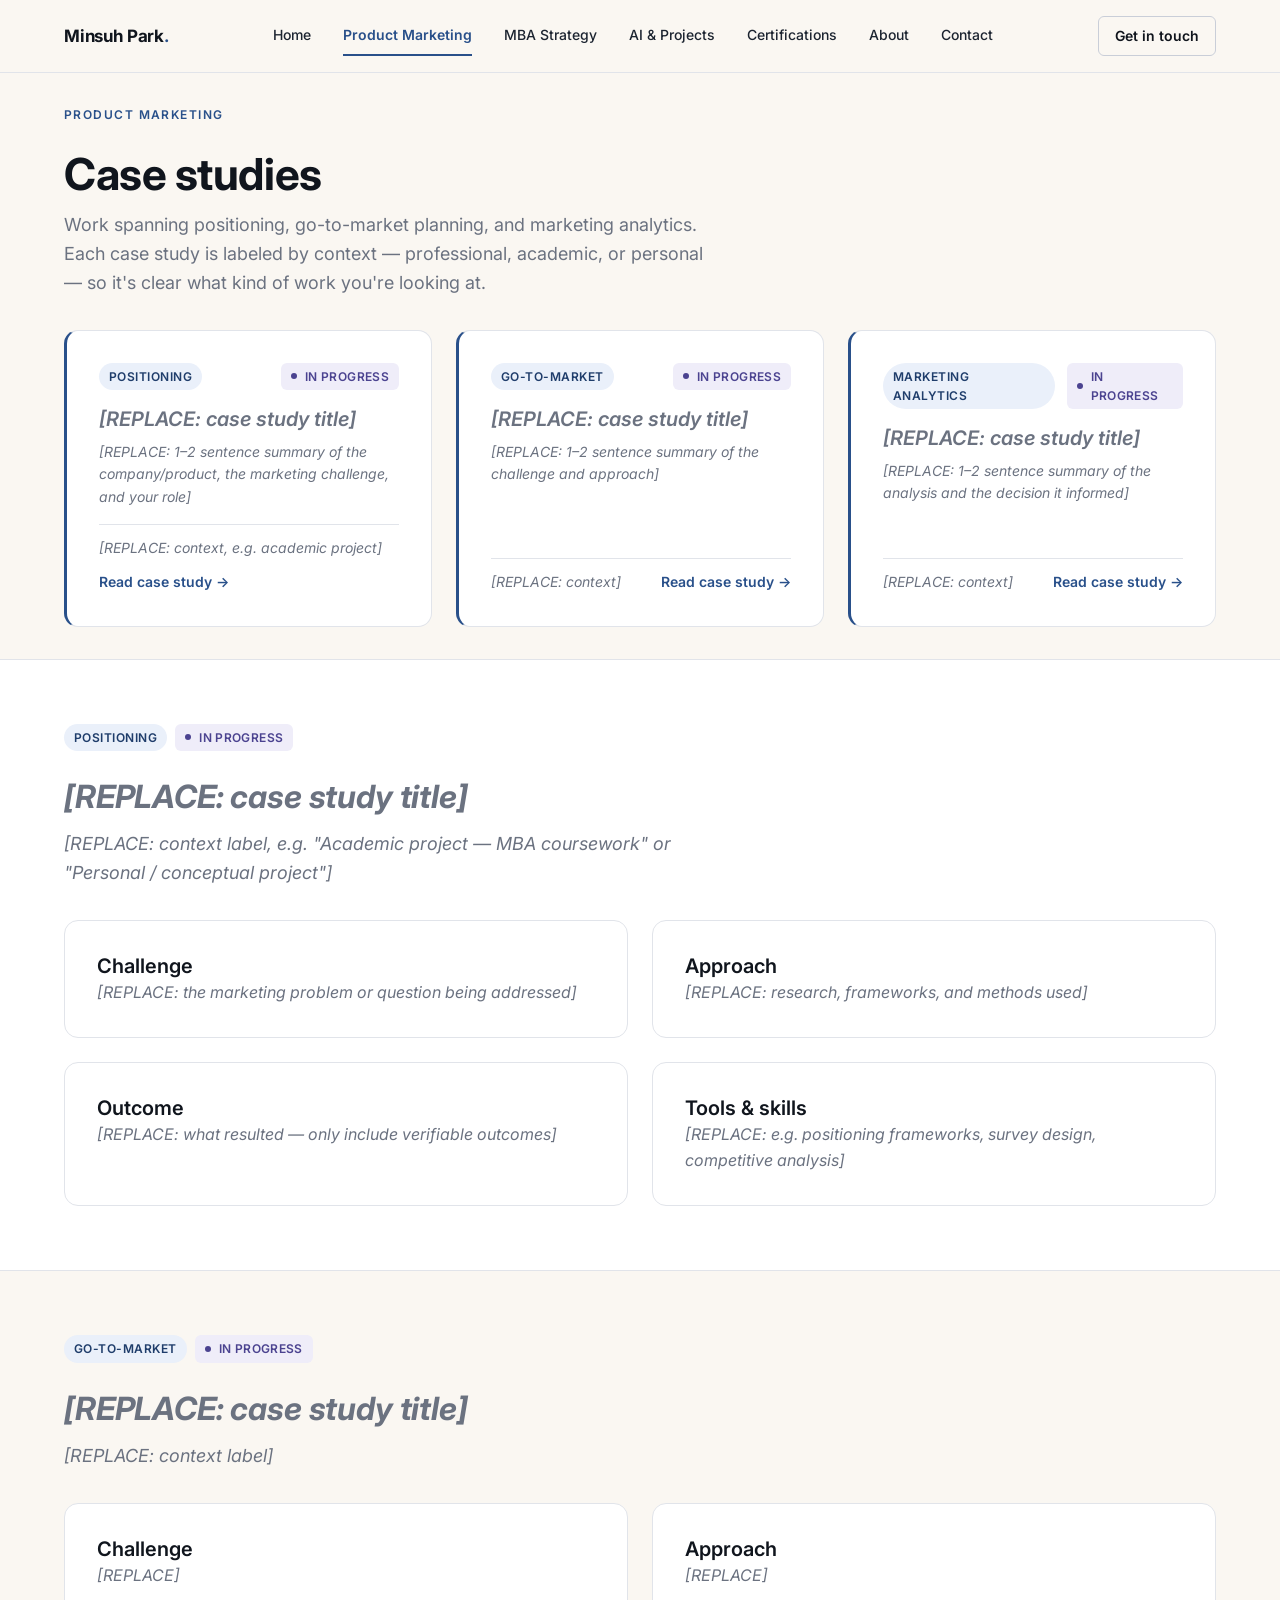
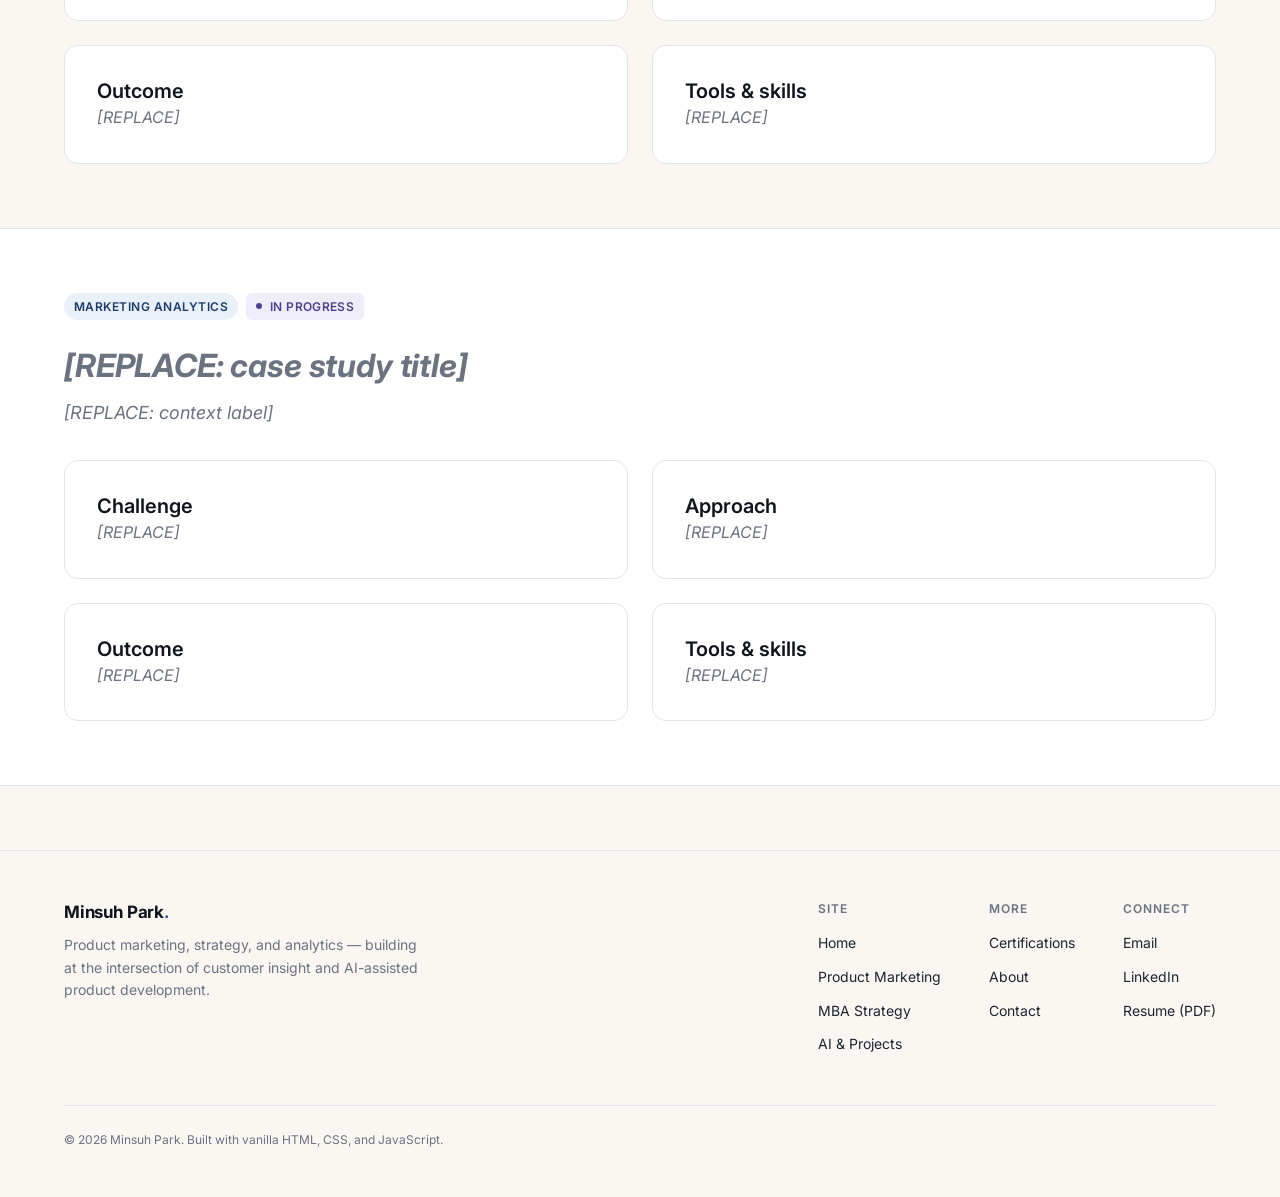
<file: product-marketing.html>
<!DOCTYPE html>
<html lang="en">
<head>
  <meta charset="UTF-8" />
  <meta name="viewport" content="width=device-width, initial-scale=1.0" />
  <title>Product Marketing Case Studies — Minsuh Park</title>
  <meta name="description" content="Product marketing case studies by Minsuh Park." />
  <link rel="preconnect" href="https://fonts.googleapis.com" />
  <link rel="preconnect" href="https://fonts.gstatic.com" crossorigin />
  <link href="https://fonts.googleapis.com/css2?family=Inter:wght@400;500;600;700&display=swap" rel="stylesheet" />
  <link rel="stylesheet" href="css/styles.css" />
</head>
<body>
  <a class="skip-link" href="#main-content">Skip to main content</a>

  <header class="site-header">
    <div class="container nav-bar">
      <a href="index.html" class="logo">Minsuh Park<span>.</span></a>

      <nav class="nav-links" id="primary-navigation" aria-label="Primary">
        <a href="index.html">Home</a>
        <a href="product-marketing.html" aria-current="page">Product Marketing</a>
        <a href="mba-strategy.html">MBA Strategy</a>
        <a href="projects.html">AI &amp; Projects</a>
        <a href="certifications.html">Certifications</a>
        <a href="about.html">About</a>
        <a href="contact.html">Contact</a>
      </nav>

      <div class="nav-cta">
        <a href="contact.html" class="btn btn-secondary btn-sm">Get in touch</a>
        <button class="menu-toggle" type="button" aria-expanded="false" aria-controls="primary-navigation" aria-label="Toggle menu">
          <svg width="20" height="20" viewBox="0 0 20 20" fill="none" aria-hidden="true">
            <path d="M2.5 5H17.5M2.5 10H17.5M2.5 15H17.5" stroke="currentColor" stroke-width="1.6" stroke-linecap="round" />
          </svg>
        </button>
      </div>
    </div>
  </header>

  <main id="main-content">
    <section class="section-tight">
      <div class="container">
        <div class="section-header">
          <p class="eyebrow">Product Marketing</p>
          <h1>Case studies</h1>
          <p class="lede">
            Work spanning positioning, go-to-market planning, and marketing analytics.
            Each case study is labeled by context &mdash; professional, academic, or personal
            &mdash; so it's clear what kind of work you're looking at.
          </p>
        </div>

        <div class="grid">
          <!-- Case study card 1 -->
          <article class="card case-study-card">
            <div class="card-top">
              <span class="tag">Positioning</span>
              <span class="status status-progress">In Progress</span>
            </div>
            <div class="card-body">
              <h3><span class="placeholder">[REPLACE: case study title]</span></h3>
              <p><span class="placeholder">[REPLACE: 1&ndash;2 sentence summary of the company/product, the marketing challenge, and your role]</span></p>
            </div>
            <div class="card-meta">
              <span class="muted" style="font-size: var(--fs-small);"><span class="placeholder">[REPLACE: context, e.g. academic project]</span></span>
              <a href="#case-study-1" class="card-link">Read case study &rarr;</a>
            </div>
          </article>

          <!-- Case study card 2 -->
          <article class="card case-study-card">
            <div class="card-top">
              <span class="tag">Go-to-Market</span>
              <span class="status status-progress">In Progress</span>
            </div>
            <div class="card-body">
              <h3><span class="placeholder">[REPLACE: case study title]</span></h3>
              <p><span class="placeholder">[REPLACE: 1&ndash;2 sentence summary of the challenge and approach]</span></p>
            </div>
            <div class="card-meta">
              <span class="muted" style="font-size: var(--fs-small);"><span class="placeholder">[REPLACE: context]</span></span>
              <a href="#case-study-2" class="card-link">Read case study &rarr;</a>
            </div>
          </article>

          <!-- Case study card 3 -->
          <article class="card case-study-card">
            <div class="card-top">
              <span class="tag">Marketing Analytics</span>
              <span class="status status-progress">In Progress</span>
            </div>
            <div class="card-body">
              <h3><span class="placeholder">[REPLACE: case study title]</span></h3>
              <p><span class="placeholder">[REPLACE: 1&ndash;2 sentence summary of the analysis and the decision it informed]</span></p>
            </div>
            <div class="card-meta">
              <span class="muted" style="font-size: var(--fs-small);"><span class="placeholder">[REPLACE: context]</span></span>
              <a href="#case-study-3" class="card-link">Read case study &rarr;</a>
            </div>
          </article>
        </div>
      </div>
    </section>

    <!-- Expanded case study detail (template) -->
    <section id="case-study-1" class="section-alt">
      <div class="container">
        <div class="section-header">
          <div class="tag-row" style="margin-bottom: var(--space-3);">
            <span class="tag">Positioning</span>
            <span class="status status-progress">In Progress</span>
          </div>
          <h2><span class="placeholder">[REPLACE: case study title]</span></h2>
          <p class="lede"><span class="placeholder">[REPLACE: context label, e.g. "Academic project — MBA coursework" or "Personal / conceptual project"]</span></p>
        </div>

        <div class="grid grid--2col">
          <div class="card">
            <h3>Challenge</h3>
            <p class="body-text muted"><span class="placeholder">[REPLACE: the marketing problem or question being addressed]</span></p>
          </div>
          <div class="card">
            <h3>Approach</h3>
            <p class="body-text muted"><span class="placeholder">[REPLACE: research, frameworks, and methods used]</span></p>
          </div>
          <div class="card">
            <h3>Outcome</h3>
            <p class="body-text muted"><span class="placeholder">[REPLACE: what resulted &mdash; only include verifiable outcomes]</span></p>
          </div>
          <div class="card">
            <h3>Tools &amp; skills</h3>
            <p class="body-text muted"><span class="placeholder">[REPLACE: e.g. positioning frameworks, survey design, competitive analysis]</span></p>
          </div>
        </div>
      </div>
    </section>

    <section id="case-study-2">
      <div class="container">
        <div class="section-header">
          <div class="tag-row" style="margin-bottom: var(--space-3);">
            <span class="tag">Go-to-Market</span>
            <span class="status status-progress">In Progress</span>
          </div>
          <h2><span class="placeholder">[REPLACE: case study title]</span></h2>
          <p class="lede"><span class="placeholder">[REPLACE: context label]</span></p>
        </div>

        <div class="grid grid--2col">
          <div class="card">
            <h3>Challenge</h3>
            <p class="body-text muted"><span class="placeholder">[REPLACE]</span></p>
          </div>
          <div class="card">
            <h3>Approach</h3>
            <p class="body-text muted"><span class="placeholder">[REPLACE]</span></p>
          </div>
          <div class="card">
            <h3>Outcome</h3>
            <p class="body-text muted"><span class="placeholder">[REPLACE]</span></p>
          </div>
          <div class="card">
            <h3>Tools &amp; skills</h3>
            <p class="body-text muted"><span class="placeholder">[REPLACE]</span></p>
          </div>
        </div>
      </div>
    </section>

    <section id="case-study-3" class="section-alt">
      <div class="container">
        <div class="section-header">
          <div class="tag-row" style="margin-bottom: var(--space-3);">
            <span class="tag">Marketing Analytics</span>
            <span class="status status-progress">In Progress</span>
          </div>
          <h2><span class="placeholder">[REPLACE: case study title]</span></h2>
          <p class="lede"><span class="placeholder">[REPLACE: context label]</span></p>
        </div>

        <div class="grid grid--2col">
          <div class="card">
            <h3>Challenge</h3>
            <p class="body-text muted"><span class="placeholder">[REPLACE]</span></p>
          </div>
          <div class="card">
            <h3>Approach</h3>
            <p class="body-text muted"><span class="placeholder">[REPLACE]</span></p>
          </div>
          <div class="card">
            <h3>Outcome</h3>
            <p class="body-text muted"><span class="placeholder">[REPLACE]</span></p>
          </div>
          <div class="card">
            <h3>Tools &amp; skills</h3>
            <p class="body-text muted"><span class="placeholder">[REPLACE]</span></p>
          </div>
        </div>
      </div>
    </section>
  </main>

  <footer class="site-footer">
    <div class="container">
      <div class="footer-grid">
        <div class="footer-brand">
          <div class="logo">Minsuh Park<span>.</span></div>
          <p>Product marketing, strategy, and analytics &mdash; building at the intersection of customer insight and AI-assisted product development.</p>
        </div>
        <div class="footer-links">
          <div class="footer-col">
            <h4>Site</h4>
            <ul>
              <li><a href="index.html">Home</a></li>
              <li><a href="product-marketing.html">Product Marketing</a></li>
              <li><a href="mba-strategy.html">MBA Strategy</a></li>
              <li><a href="projects.html">AI &amp; Projects</a></li>
            </ul>
          </div>
          <div class="footer-col">
            <h4>More</h4>
            <ul>
              <li><a href="certifications.html">Certifications</a></li>
              <li><a href="about.html">About</a></li>
              <li><a href="contact.html">Contact</a></li>
            </ul>
          </div>
          <div class="footer-col">
            <h4>Connect</h4>
            <ul>
              <li><a href="mailto:[REPLACE: email address]">Email</a></li>
              <li><a href="[REPLACE: LinkedIn URL]">LinkedIn</a></li>
              <li><a href="[REPLACE: resume file link]">Resume (PDF)</a></li>
            </ul>
          </div>
        </div>
      </div>
      <div class="footer-bottom">
        <p>&copy; 2026 Minsuh Park. Built with vanilla HTML, CSS, and JavaScript.</p>
      </div>
    </div>
  </footer>

  <script src="js/main.js"></script>
</body>
</html>
</file>
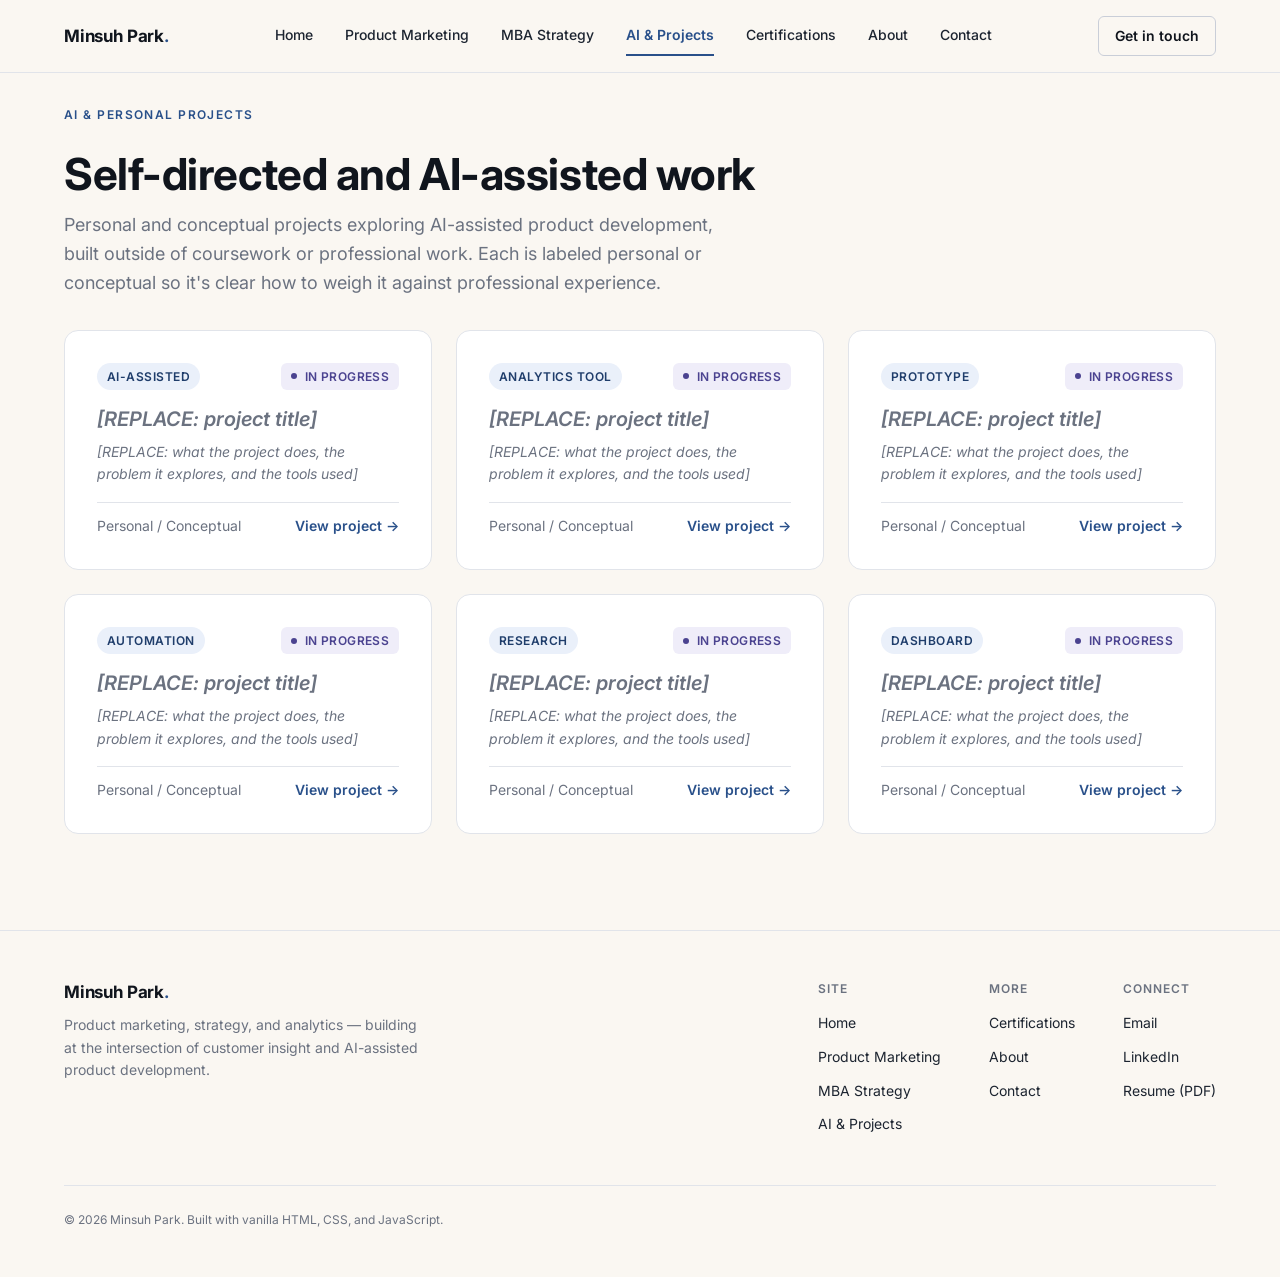
<file: projects.html>
<!DOCTYPE html>
<html lang="en">
<head>
  <meta charset="UTF-8" />
  <meta name="viewport" content="width=device-width, initial-scale=1.0" />
  <title>AI &amp; Personal Projects — Minsuh Park</title>
  <meta name="description" content="AI-assisted and personal projects by Minsuh Park." />
  <link rel="preconnect" href="https://fonts.googleapis.com" />
  <link rel="preconnect" href="https://fonts.gstatic.com" crossorigin />
  <link href="https://fonts.googleapis.com/css2?family=Inter:wght@400;500;600;700&display=swap" rel="stylesheet" />
  <link rel="stylesheet" href="css/styles.css" />
</head>
<body>
  <a class="skip-link" href="#main-content">Skip to main content</a>

  <header class="site-header">
    <div class="container nav-bar">
      <a href="index.html" class="logo">Minsuh Park<span>.</span></a>

      <nav class="nav-links" id="primary-navigation" aria-label="Primary">
        <a href="index.html">Home</a>
        <a href="product-marketing.html">Product Marketing</a>
        <a href="mba-strategy.html">MBA Strategy</a>
        <a href="projects.html" aria-current="page">AI &amp; Projects</a>
        <a href="certifications.html">Certifications</a>
        <a href="about.html">About</a>
        <a href="contact.html">Contact</a>
      </nav>

      <div class="nav-cta">
        <a href="contact.html" class="btn btn-secondary btn-sm">Get in touch</a>
        <button class="menu-toggle" type="button" aria-expanded="false" aria-controls="primary-navigation" aria-label="Toggle menu">
          <svg width="20" height="20" viewBox="0 0 20 20" fill="none" aria-hidden="true">
            <path d="M2.5 5H17.5M2.5 10H17.5M2.5 15H17.5" stroke="currentColor" stroke-width="1.6" stroke-linecap="round" />
          </svg>
        </button>
      </div>
    </div>
  </header>

  <main id="main-content">
    <section class="section-tight">
      <div class="container">
        <div class="section-header">
          <p class="eyebrow">AI &amp; Personal Projects</p>
          <h1>Self-directed and AI-assisted work</h1>
          <p class="lede">
            Personal and conceptual projects exploring AI-assisted product development,
            built outside of coursework or professional work. Each is labeled personal or
            conceptual so it's clear how to weigh it against professional experience.
          </p>
        </div>

        <div class="grid">
          <article class="card project-card">
            <div class="card-top">
              <span class="tag">AI-Assisted</span>
              <span class="status status-progress">In Progress</span>
            </div>
            <div class="card-body">
              <h3><span class="placeholder">[REPLACE: project title]</span></h3>
              <p><span class="placeholder">[REPLACE: what the project does, the problem it explores, and the tools used]</span></p>
            </div>
            <div class="card-meta">
              <span class="muted" style="font-size: var(--fs-small);">Personal / Conceptual</span>
              <a href="[REPLACE: project link]" class="card-link">View project &rarr;</a>
            </div>
          </article>

          <article class="card project-card">
            <div class="card-top">
              <span class="tag">Analytics Tool</span>
              <span class="status status-progress">In Progress</span>
            </div>
            <div class="card-body">
              <h3><span class="placeholder">[REPLACE: project title]</span></h3>
              <p><span class="placeholder">[REPLACE: what the project does, the problem it explores, and the tools used]</span></p>
            </div>
            <div class="card-meta">
              <span class="muted" style="font-size: var(--fs-small);">Personal / Conceptual</span>
              <a href="[REPLACE: project link]" class="card-link">View project &rarr;</a>
            </div>
          </article>

          <article class="card project-card">
            <div class="card-top">
              <span class="tag">Prototype</span>
              <span class="status status-progress">In Progress</span>
            </div>
            <div class="card-body">
              <h3><span class="placeholder">[REPLACE: project title]</span></h3>
              <p><span class="placeholder">[REPLACE: what the project does, the problem it explores, and the tools used]</span></p>
            </div>
            <div class="card-meta">
              <span class="muted" style="font-size: var(--fs-small);">Personal / Conceptual</span>
              <a href="[REPLACE: project link]" class="card-link">View project &rarr;</a>
            </div>
          </article>

          <article class="card project-card">
            <div class="card-top">
              <span class="tag">Automation</span>
              <span class="status status-progress">In Progress</span>
            </div>
            <div class="card-body">
              <h3><span class="placeholder">[REPLACE: project title]</span></h3>
              <p><span class="placeholder">[REPLACE: what the project does, the problem it explores, and the tools used]</span></p>
            </div>
            <div class="card-meta">
              <span class="muted" style="font-size: var(--fs-small);">Personal / Conceptual</span>
              <a href="[REPLACE: project link]" class="card-link">View project &rarr;</a>
            </div>
          </article>

          <article class="card project-card">
            <div class="card-top">
              <span class="tag">Research</span>
              <span class="status status-progress">In Progress</span>
            </div>
            <div class="card-body">
              <h3><span class="placeholder">[REPLACE: project title]</span></h3>
              <p><span class="placeholder">[REPLACE: what the project does, the problem it explores, and the tools used]</span></p>
            </div>
            <div class="card-meta">
              <span class="muted" style="font-size: var(--fs-small);">Personal / Conceptual</span>
              <a href="[REPLACE: project link]" class="card-link">View project &rarr;</a>
            </div>
          </article>

          <article class="card project-card">
            <div class="card-top">
              <span class="tag">Dashboard</span>
              <span class="status status-progress">In Progress</span>
            </div>
            <div class="card-body">
              <h3><span class="placeholder">[REPLACE: project title]</span></h3>
              <p><span class="placeholder">[REPLACE: what the project does, the problem it explores, and the tools used]</span></p>
            </div>
            <div class="card-meta">
              <span class="muted" style="font-size: var(--fs-small);">Personal / Conceptual</span>
              <a href="[REPLACE: project link]" class="card-link">View project &rarr;</a>
            </div>
          </article>
        </div>
      </div>
    </section>
  </main>

  <footer class="site-footer">
    <div class="container">
      <div class="footer-grid">
        <div class="footer-brand">
          <div class="logo">Minsuh Park<span>.</span></div>
          <p>Product marketing, strategy, and analytics &mdash; building at the intersection of customer insight and AI-assisted product development.</p>
        </div>
        <div class="footer-links">
          <div class="footer-col">
            <h4>Site</h4>
            <ul>
              <li><a href="index.html">Home</a></li>
              <li><a href="product-marketing.html">Product Marketing</a></li>
              <li><a href="mba-strategy.html">MBA Strategy</a></li>
              <li><a href="projects.html">AI &amp; Projects</a></li>
            </ul>
          </div>
          <div class="footer-col">
            <h4>More</h4>
            <ul>
              <li><a href="certifications.html">Certifications</a></li>
              <li><a href="about.html">About</a></li>
              <li><a href="contact.html">Contact</a></li>
            </ul>
          </div>
          <div class="footer-col">
            <h4>Connect</h4>
            <ul>
              <li><a href="mailto:[REPLACE: email address]">Email</a></li>
              <li><a href="[REPLACE: LinkedIn URL]">LinkedIn</a></li>
              <li><a href="[REPLACE: resume file link]">Resume (PDF)</a></li>
            </ul>
          </div>
        </div>
      </div>
      <div class="footer-bottom">
        <p>&copy; 2026 Minsuh Park. Built with vanilla HTML, CSS, and JavaScript.</p>
      </div>
    </div>
  </footer>

  <script src="js/main.js"></script>
</body>
</html>
</file>
<file: css/styles.css>
/* =========================================================
   Minsuh Park — Portfolio
   Shared design system: colors, type, layout, components
   ========================================================= */

/* -------------------- Design tokens -------------------- */
:root {
  /* Colors */
  --color-bg: #FAF7F2;          /* warm off-white */
  --color-surface: #FFFFFF;     /* cards / surfaces */
  --color-text: #1C2430;        /* dark charcoal / navy */
  --color-text-strong: #10151D;
  --color-muted: #6B7280;       /* gray */
  --color-accent: #29508A;      /* muted cobalt blue */
  --color-accent-dark: #1F3D6B;
  --color-accent-tint: #EAF0FA; /* light accent wash for tags/backgrounds */
  --color-border: #E1E4EA;      /* light cool gray */
  --color-border-strong: #C9CED8;
  --color-success-bg: #E8F3EC;
  --color-success-text: #256B44;
  --color-progress-bg: #EFEDF9;
  --color-progress-text: #4B4390;
  --color-academic-bg: #FDF2E3;
  --color-academic-text: #8A5A15;

  /* Typography */
  --font-sans: 'Inter', -apple-system, BlinkMacSystemFont, 'Segoe UI', Roboto, Helvetica, Arial, sans-serif;

  --fs-hero: clamp(2.25rem, 4.5vw + 1rem, 3.75rem);
  --fs-h1: clamp(1.875rem, 2.5vw + 1rem, 2.75rem);
  --fs-h2: clamp(1.5rem, 1.5vw + 1rem, 2rem);
  --fs-h3: 1.25rem;
  --fs-body: 1rem;
  --fs-small: 0.875rem;
  --fs-label: 0.75rem;

  --lh-tight: 1.15;
  --lh-snug: 1.35;
  --lh-body: 1.6;

  /* Spacing scale */
  --space-1: 0.25rem;
  --space-2: 0.5rem;
  --space-3: 0.75rem;
  --space-4: 1rem;
  --space-5: 1.5rem;
  --space-6: 2rem;
  --space-7: 3rem;
  --space-8: 4rem;
  --space-9: 6rem;

  /* Layout */
  --container-max: 1200px;
  --radius-sm: 6px;
  --radius-md: 10px;
  --radius-lg: 14px;
  --shadow-card: 0 1px 2px rgba(16, 21, 29, 0.04), 0 4px 16px rgba(16, 21, 29, 0.05);
  --shadow-card-hover: 0 4px 8px rgba(16, 21, 29, 0.06), 0 12px 28px rgba(16, 21, 29, 0.09);

  --transition-fast: 150ms ease;
  --transition-base: 220ms ease;
}

/* -------------------- Reset -------------------- */
*, *::before, *::after { box-sizing: border-box; }

html { -webkit-text-size-adjust: 100%; scroll-behavior: smooth; }

body {
  margin: 0;
  font-family: var(--font-sans);
  font-size: var(--fs-body);
  line-height: var(--lh-body);
  color: var(--color-text);
  background-color: var(--color-bg);
  -webkit-font-smoothing: antialiased;
}

img { max-width: 100%; display: block; }

a { color: inherit; text-decoration: none; }

ul, ol { margin: 0; padding: 0; list-style: none; }

button { font-family: inherit; }

h1, h2, h3, h4, p { margin: 0; }

/* Focus visibility for accessibility */
a:focus-visible,
button:focus-visible,
input:focus-visible,
textarea:focus-visible {
  outline: 2px solid var(--color-accent);
  outline-offset: 2px;
}

.visually-hidden {
  position: absolute;
  width: 1px; height: 1px;
  padding: 0; margin: -1px;
  overflow: hidden;
  clip: rect(0, 0, 0, 0);
  white-space: nowrap;
  border: 0;
}

.skip-link {
  position: absolute;
  left: -9999px;
  top: 0;
  background: var(--color-accent);
  color: #fff;
  padding: var(--space-3) var(--space-4);
  z-index: 1000;
  border-radius: 0 0 var(--radius-sm) 0;
}
.skip-link:focus {
  left: 0;
}

/* -------------------- Layout helpers -------------------- */
.container {
  width: 100%;
  max-width: var(--container-max);
  margin-inline: auto;
  padding-inline: var(--space-5);
}

section {
  padding-block: var(--space-8);
}

.section-tight { padding-block: var(--space-6); }

main { display: block; }

/* -------------------- Typography -------------------- */
.eyebrow {
  display: inline-block;
  font-size: var(--fs-label);
  font-weight: 600;
  letter-spacing: 0.12em;
  text-transform: uppercase;
  color: var(--color-accent);
  margin-bottom: var(--space-3);
}

.hero-headline {
  font-size: var(--fs-hero);
  font-weight: 700;
  line-height: var(--lh-tight);
  letter-spacing: -0.01em;
  color: var(--color-text-strong);
  max-width: 18ch;
}

h1, .h1 {
  font-size: var(--fs-h1);
  font-weight: 700;
  line-height: var(--lh-tight);
  color: var(--color-text-strong);
  letter-spacing: -0.01em;
}

h2, .h2 {
  font-size: var(--fs-h2);
  font-weight: 700;
  line-height: var(--lh-snug);
  color: var(--color-text-strong);
  letter-spacing: -0.005em;
}

h3, .h3 {
  font-size: var(--fs-h3);
  font-weight: 600;
  line-height: var(--lh-snug);
  color: var(--color-text-strong);
}

.lede {
  font-size: 1.125rem;
  line-height: var(--lh-body);
  color: var(--color-muted);
  max-width: 60ch;
}

.body-text {
  color: var(--color-text);
  line-height: var(--lh-body);
}

.muted { color: var(--color-muted); }

/* -------------------- Section header -------------------- */
.section-header {
  display: flex;
  flex-direction: column;
  gap: var(--space-3);
  margin-bottom: var(--space-6);
  max-width: 70ch;
}

.section-header--row {
  flex-direction: row;
  align-items: flex-end;
  justify-content: space-between;
  max-width: none;
  gap: var(--space-5);
}

@media (max-width: 640px) {
  .section-header--row {
    flex-direction: column;
    align-items: flex-start;
  }
}

/* -------------------- Buttons -------------------- */
.btn {
  display: inline-flex;
  align-items: center;
  justify-content: center;
  gap: var(--space-2);
  padding: 0.75rem 1.5rem;
  font-size: var(--fs-body);
  font-weight: 600;
  border-radius: var(--radius-sm);
  border: 1px solid transparent;
  cursor: pointer;
  transition: background-color var(--transition-fast), border-color var(--transition-fast), color var(--transition-fast), transform var(--transition-fast);
  white-space: nowrap;
}

.btn:active { transform: translateY(1px); }

.btn-primary {
  background-color: var(--color-accent);
  color: #FFFFFF;
  border-color: var(--color-accent);
}
.btn-primary:hover {
  background-color: var(--color-accent-dark);
  border-color: var(--color-accent-dark);
}

.btn-secondary {
  background-color: transparent;
  color: var(--color-text-strong);
  border-color: var(--color-border-strong);
}
.btn-secondary:hover {
  border-color: var(--color-accent);
  color: var(--color-accent);
}

.btn-sm {
  padding: 0.5rem 1rem;
  font-size: var(--fs-small);
}

.btn-row {
  display: flex;
  flex-wrap: wrap;
  gap: var(--space-4);
}

/* -------------------- Navigation -------------------- */
.site-header {
  position: sticky;
  top: 0;
  z-index: 100;
  background-color: rgba(250, 247, 242, 0.92);
  backdrop-filter: saturate(180%) blur(8px);
  border-bottom: 1px solid var(--color-border);
}

.nav-bar {
  display: flex;
  align-items: center;
  justify-content: space-between;
  padding-block: var(--space-4);
}

.logo {
  font-weight: 700;
  font-size: 1.0625rem;
  letter-spacing: -0.01em;
  color: var(--color-text-strong);
}

.logo span { color: var(--color-accent); }

.nav-links {
  display: flex;
  align-items: center;
  gap: var(--space-6);
}

.nav-links a {
  font-size: var(--fs-small);
  font-weight: 500;
  color: var(--color-text);
  padding-block: var(--space-2);
  border-bottom: 2px solid transparent;
  transition: color var(--transition-fast), border-color var(--transition-fast);
}

.nav-links a:hover {
  color: var(--color-accent);
}

.nav-links a[aria-current="page"] {
  color: var(--color-accent);
  border-bottom-color: var(--color-accent);
  font-weight: 600;
}

.nav-cta {
  display: flex;
  align-items: center;
  gap: var(--space-4);
}

.menu-toggle {
  display: none;
  background: transparent;
  border: 1px solid var(--color-border-strong);
  border-radius: var(--radius-sm);
  padding: var(--space-2) var(--space-3);
  cursor: pointer;
  align-items: center;
  justify-content: center;
}

.menu-toggle svg { display: block; }

/* -------------------- Footer -------------------- */
.site-footer {
  border-top: 1px solid var(--color-border);
  padding-block: var(--space-7);
  margin-top: var(--space-8);
}

.footer-grid {
  display: flex;
  flex-wrap: wrap;
  justify-content: space-between;
  gap: var(--space-6);
}

.footer-brand p {
  color: var(--color-muted);
  font-size: var(--fs-small);
  margin-top: var(--space-2);
  max-width: 40ch;
}

.footer-links {
  display: flex;
  flex-wrap: wrap;
  gap: var(--space-6) var(--space-7);
}

.footer-col h4 {
  font-size: var(--fs-label);
  text-transform: uppercase;
  letter-spacing: 0.08em;
  color: var(--color-muted);
  margin-bottom: var(--space-3);
  font-weight: 600;
}

.footer-col ul {
  display: flex;
  flex-direction: column;
  gap: var(--space-2);
}

.footer-col a {
  font-size: var(--fs-small);
  color: var(--color-text);
  transition: color var(--transition-fast);
}

.footer-col a:hover { color: var(--color-accent); }

.footer-bottom {
  margin-top: var(--space-7);
  padding-top: var(--space-5);
  border-top: 1px solid var(--color-border);
  font-size: var(--fs-label);
  color: var(--color-muted);
}

/* -------------------- Category tags & status labels -------------------- */
.tag {
  display: inline-flex;
  align-items: center;
  font-size: var(--fs-label);
  font-weight: 600;
  letter-spacing: 0.04em;
  text-transform: uppercase;
  padding: 0.25rem 0.625rem;
  border-radius: 999px;
  background-color: var(--color-accent-tint);
  color: var(--color-accent-dark);
}

.tag-row {
  display: flex;
  flex-wrap: wrap;
  gap: var(--space-2);
}

.status {
  display: inline-flex;
  align-items: center;
  gap: var(--space-2);
  font-size: var(--fs-label);
  font-weight: 600;
  letter-spacing: 0.03em;
  text-transform: uppercase;
  padding: 0.25rem 0.625rem;
  border-radius: var(--radius-sm);
}

.status::before {
  content: "";
  width: 6px;
  height: 6px;
  border-radius: 50%;
  background: currentColor;
}

.status-complete {
  background-color: var(--color-success-bg);
  color: var(--color-success-text);
}

.status-progress {
  background-color: var(--color-progress-bg);
  color: var(--color-progress-text);
}

.status-academic {
  background-color: var(--color-academic-bg);
  color: var(--color-academic-text);
}

/* -------------------- Cards -------------------- */
.card {
  background-color: var(--color-surface);
  border: 1px solid var(--color-border);
  border-radius: var(--radius-lg);
  padding: var(--space-6);
  transition: box-shadow var(--transition-base), transform var(--transition-base), border-color var(--transition-base);
}

.card:hover {
  box-shadow: var(--shadow-card-hover);
  border-color: var(--color-border-strong);
  transform: translateY(-2px);
}

/* Project / case-study grid */
.grid {
  display: grid;
  grid-template-columns: repeat(3, 1fr);
  gap: var(--space-5);
}

.grid--2col {
  grid-template-columns: repeat(2, 1fr);
}

@media (max-width: 900px) {
  .grid { grid-template-columns: repeat(2, 1fr); }
}

@media (max-width: 640px) {
  .grid,
  .grid--2col { grid-template-columns: 1fr; }
}

.project-card,
.case-study-card {
  display: flex;
  flex-direction: column;
  gap: var(--space-4);
  height: 100%;
}

.card-top {
  display: flex;
  align-items: flex-start;
  justify-content: space-between;
  gap: var(--space-3);
}

.card-body {
  display: flex;
  flex-direction: column;
  gap: var(--space-2);
  flex: 1;
}

.card-body p {
  color: var(--color-muted);
  font-size: var(--fs-small);
}

.card-meta {
  display: flex;
  flex-wrap: wrap;
  align-items: center;
  justify-content: space-between;
  gap: var(--space-3);
  padding-top: var(--space-3);
  border-top: 1px solid var(--color-border);
  margin-top: auto;
}

.card-link {
  font-size: var(--fs-small);
  font-weight: 600;
  color: var(--color-accent);
  display: inline-flex;
  align-items: center;
  gap: var(--space-1);
}

.card-link:hover { color: var(--color-accent-dark); }

/* Case study card variant — slightly more editorial */
.case-study-card {
  border-left: 3px solid var(--color-accent);
}

/* -------------------- Placeholder styling -------------------- */
.placeholder {
  color: var(--color-muted);
  font-style: italic;
}

/* -------------------- Home page sections -------------------- */
.hero {
  padding-block: var(--space-9) var(--space-8);
}

.hero-grid {
  display: flex;
  flex-direction: column;
  gap: var(--space-5);
}

.hero-actions {
  margin-top: var(--space-5);
}

.stat-row {
  display: flex;
  flex-wrap: wrap;
  gap: var(--space-7);
  margin-top: var(--space-7);
  padding-top: var(--space-6);
  border-top: 1px solid var(--color-border);
}

.stat-item dt {
  font-size: var(--fs-label);
  letter-spacing: 0.06em;
  text-transform: uppercase;
  color: var(--color-muted);
  margin-bottom: var(--space-1);
}

.stat-item dd {
  margin: 0;
  font-size: 1.5rem;
  font-weight: 700;
  color: var(--color-text-strong);
}

.section-alt {
  background-color: var(--color-surface);
  border-top: 1px solid var(--color-border);
  border-bottom: 1px solid var(--color-border);
}

.pill-link {
  display: inline-flex;
  align-items: center;
  gap: var(--space-2);
  font-size: var(--fs-small);
  font-weight: 600;
  color: var(--color-accent);
}

/* -------------------- About page -------------------- */
.about-grid {
  display: grid;
  grid-template-columns: 280px 1fr;
  gap: var(--space-7);
  align-items: start;
}

@media (max-width: 800px) {
  .about-grid { grid-template-columns: 1fr; }
}

.portrait-frame {
  aspect-ratio: 4 / 5;
  background-color: var(--color-surface);
  border: 1px solid var(--color-border);
  border-radius: var(--radius-lg);
  display: flex;
  align-items: center;
  justify-content: center;
  color: var(--color-muted);
  font-size: var(--fs-small);
  text-align: center;
  padding: var(--space-4);
}

.about-body > * + * { margin-top: var(--space-5); }

.definition-list {
  display: grid;
  grid-template-columns: 1fr 1fr;
  gap: var(--space-5);
  margin-top: var(--space-3);
}

@media (max-width: 560px) {
  .definition-list { grid-template-columns: 1fr; }
}

.definition-list dt {
  font-size: var(--fs-label);
  letter-spacing: 0.06em;
  text-transform: uppercase;
  color: var(--color-muted);
  margin-bottom: var(--space-1);
}

.definition-list dd {
  margin: 0;
  font-size: var(--fs-body);
  color: var(--color-text);
}

/* -------------------- Certifications -------------------- */
.cert-list {
  display: flex;
  flex-direction: column;
  gap: var(--space-4);
}

.cert-row {
  display: flex;
  align-items: center;
  justify-content: space-between;
  gap: var(--space-5);
  padding: var(--space-5);
  background-color: var(--color-surface);
  border: 1px solid var(--color-border);
  border-radius: var(--radius-md);
  flex-wrap: wrap;
}

.cert-info h3 { margin-bottom: var(--space-1); }
.cert-info p { color: var(--color-muted); font-size: var(--fs-small); }

/* -------------------- Contact -------------------- */
.contact-grid {
  display: grid;
  grid-template-columns: 1fr 1fr;
  gap: var(--space-6);
}

@media (max-width: 700px) {
  .contact-grid { grid-template-columns: 1fr; }
}

.contact-card {
  display: flex;
  flex-direction: column;
  gap: var(--space-3);
}

.contact-card .icon-wrap {
  width: 40px;
  height: 40px;
  border-radius: var(--radius-sm);
  background-color: var(--color-accent-tint);
  display: flex;
  align-items: center;
  justify-content: center;
  color: var(--color-accent-dark);
}

/* -------------------- Responsive: nav collapse -------------------- */
@media (max-width: 860px) {
  .menu-toggle { display: inline-flex; }

  .nav-links {
    position: absolute;
    top: 100%;
    left: 0;
    right: 0;
    background-color: var(--color-bg);
    border-bottom: 1px solid var(--color-border);
    flex-direction: column;
    align-items: stretch;
    gap: 0;
    padding: var(--space-3) var(--space-5) var(--space-5);
    display: none;
  }

  .nav-links.is-open { display: flex; }

  .nav-links a {
    padding: var(--space-3) 0;
    border-bottom: 1px solid var(--color-border);
  }

  .nav-links a[aria-current="page"] {
    border-bottom-color: var(--color-border);
  }

  .nav-cta .btn-secondary { display: none; }
}

@media (max-width: 640px) {
  section { padding-block: var(--space-7); }
  .hero { padding-block: var(--space-7) var(--space-6); }
  .card { padding: var(--space-5); }
  .footer-grid { flex-direction: column; }
}
</file>
